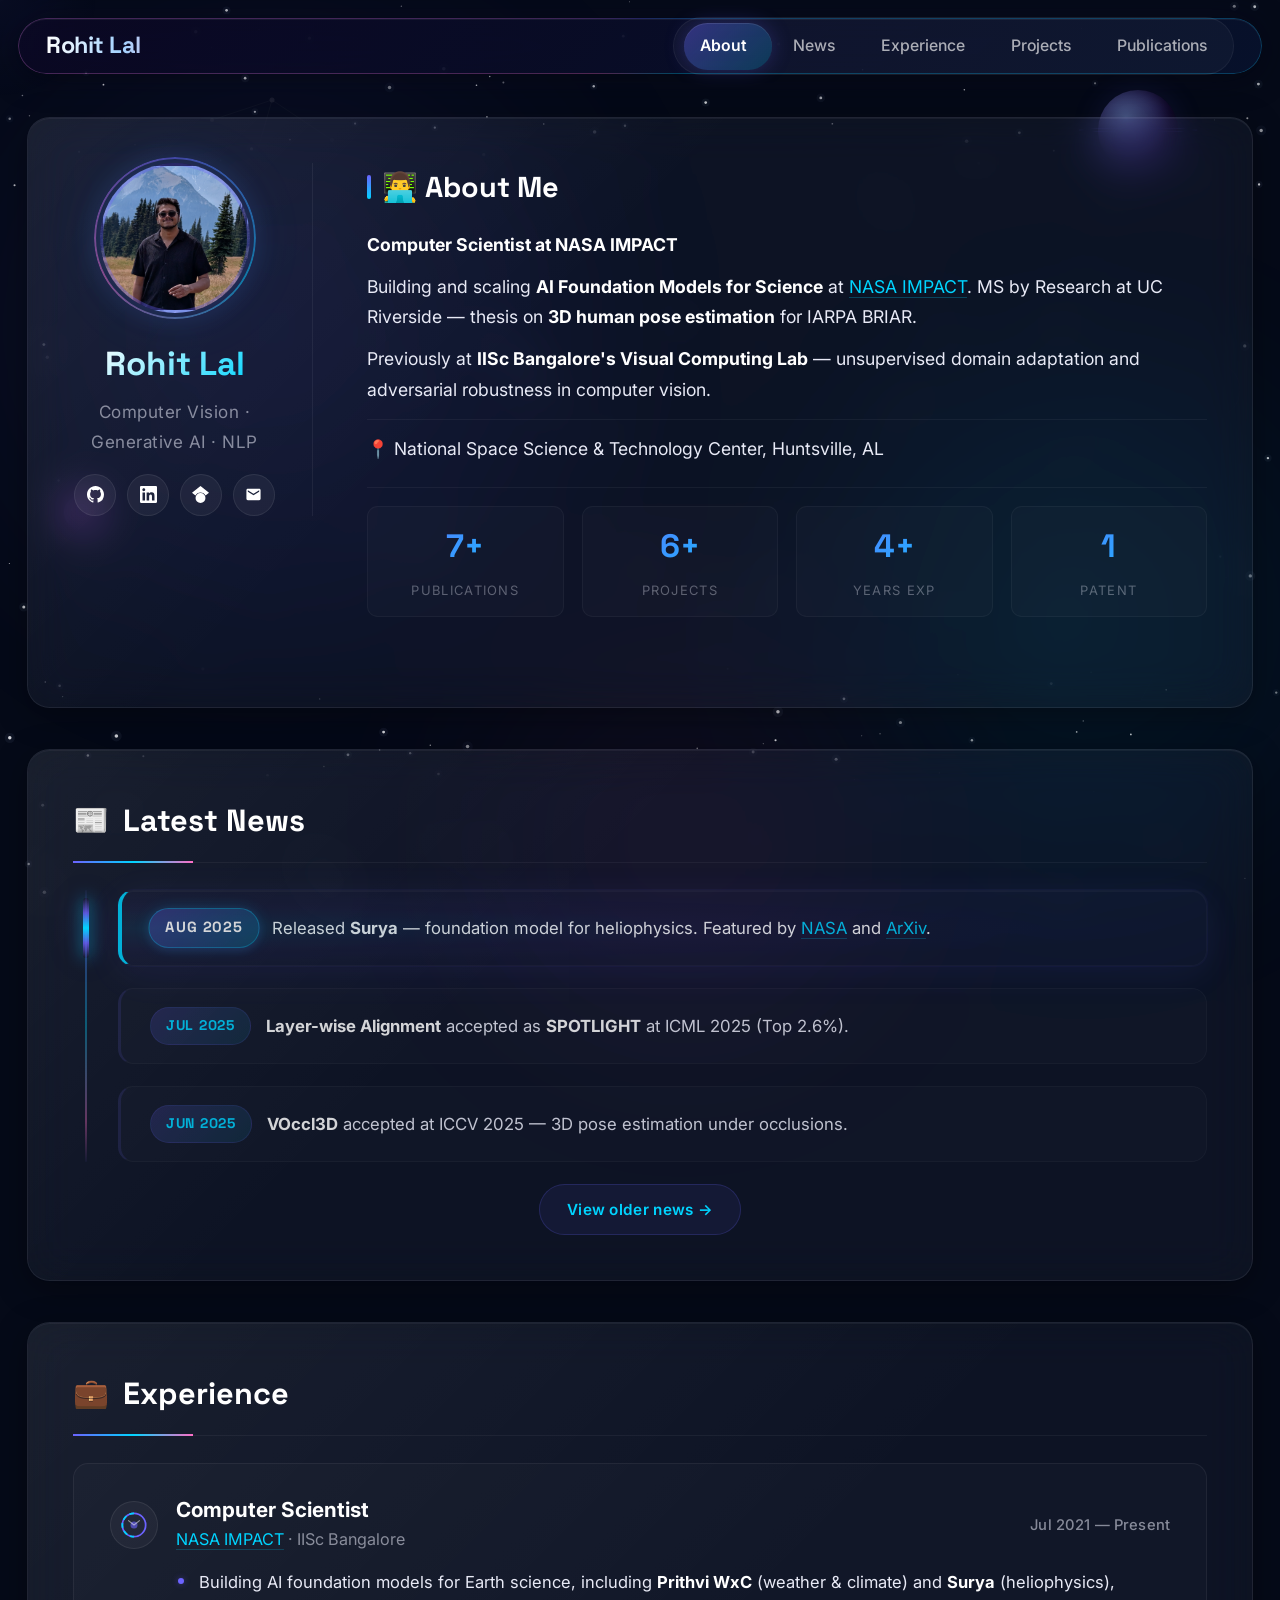
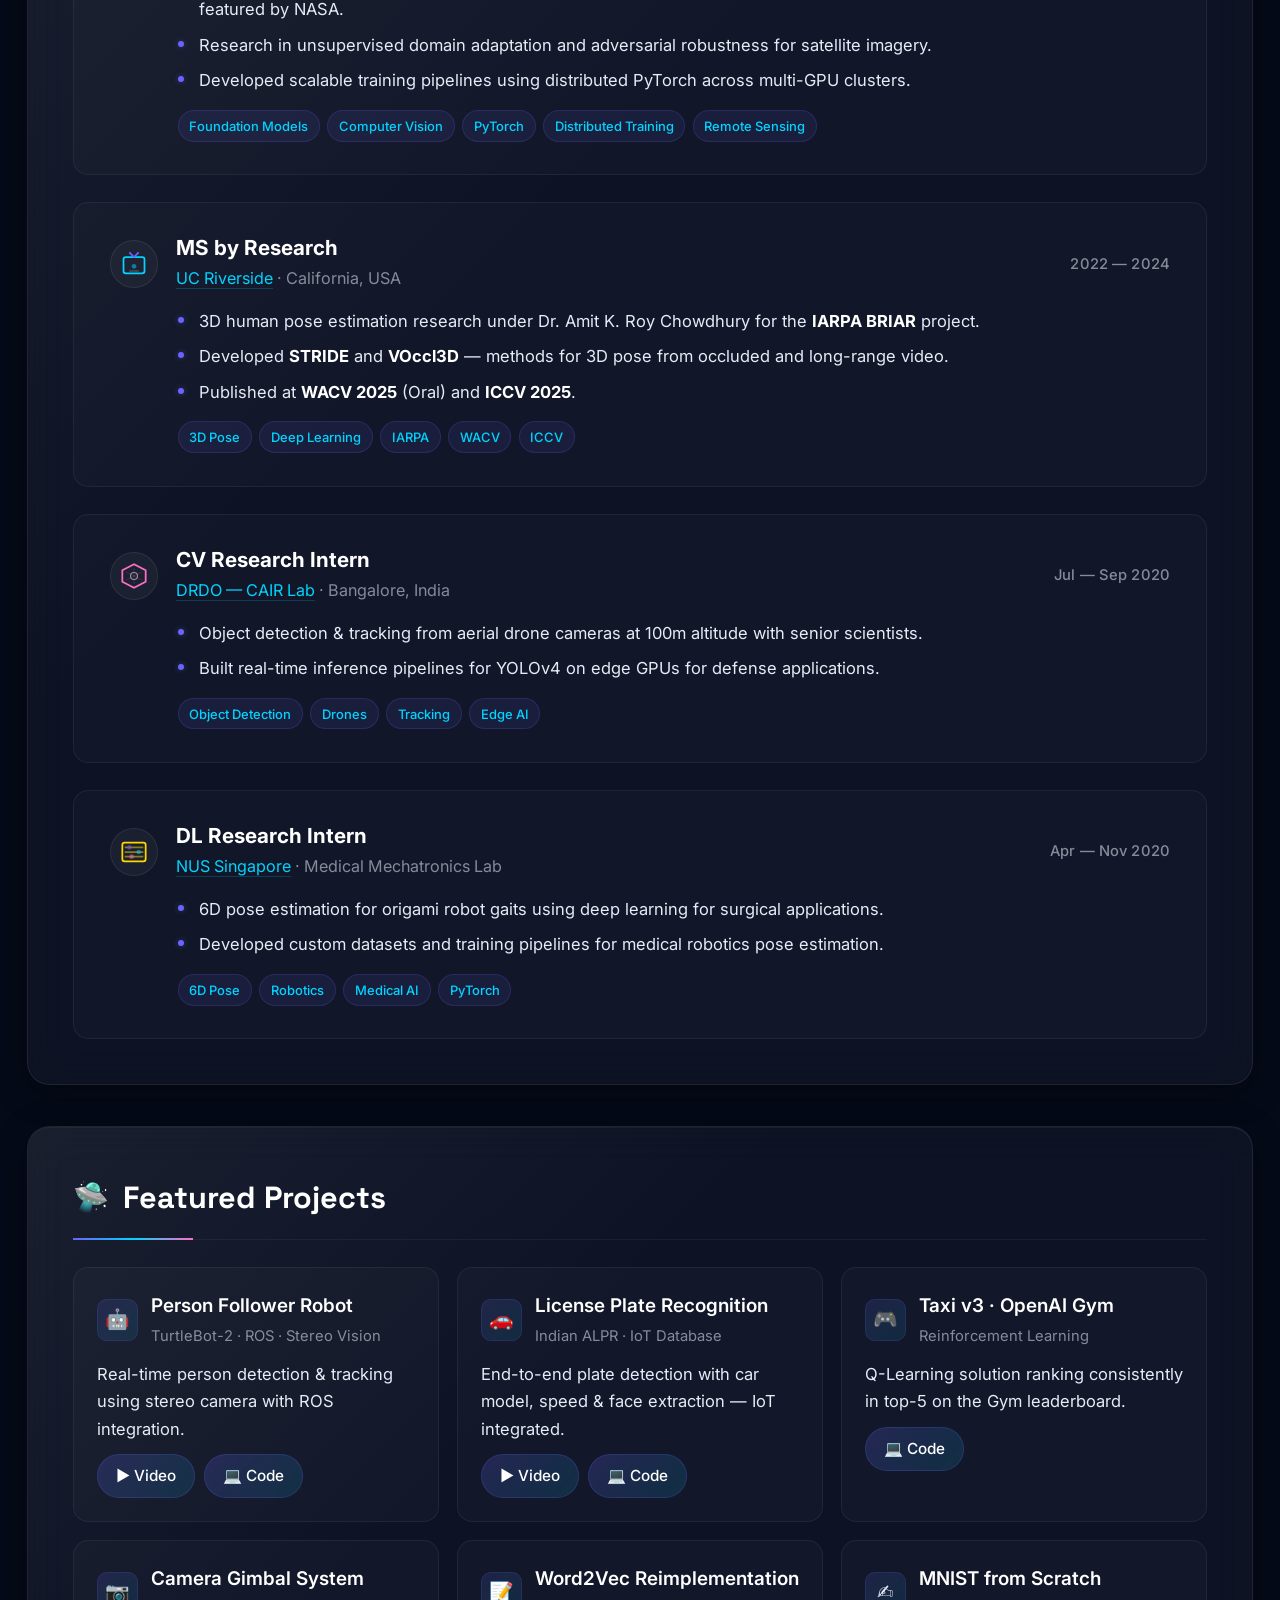
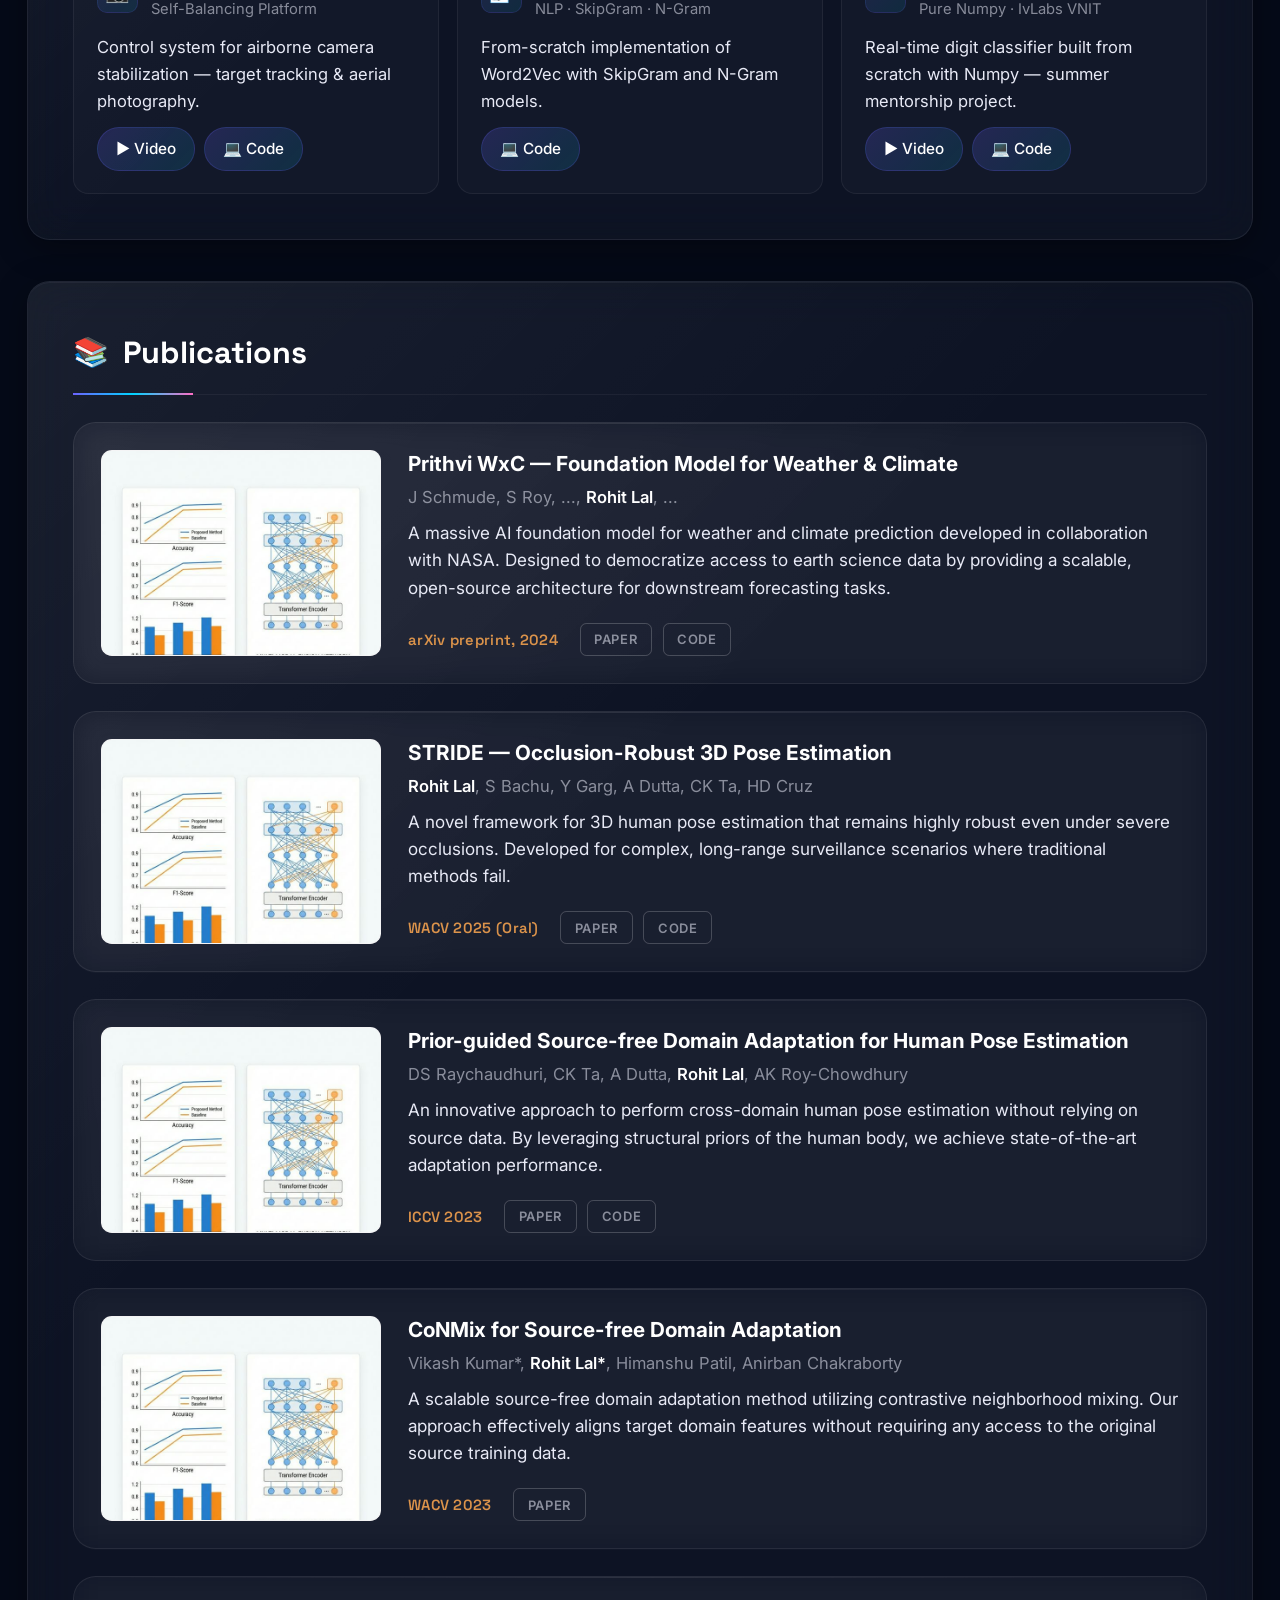
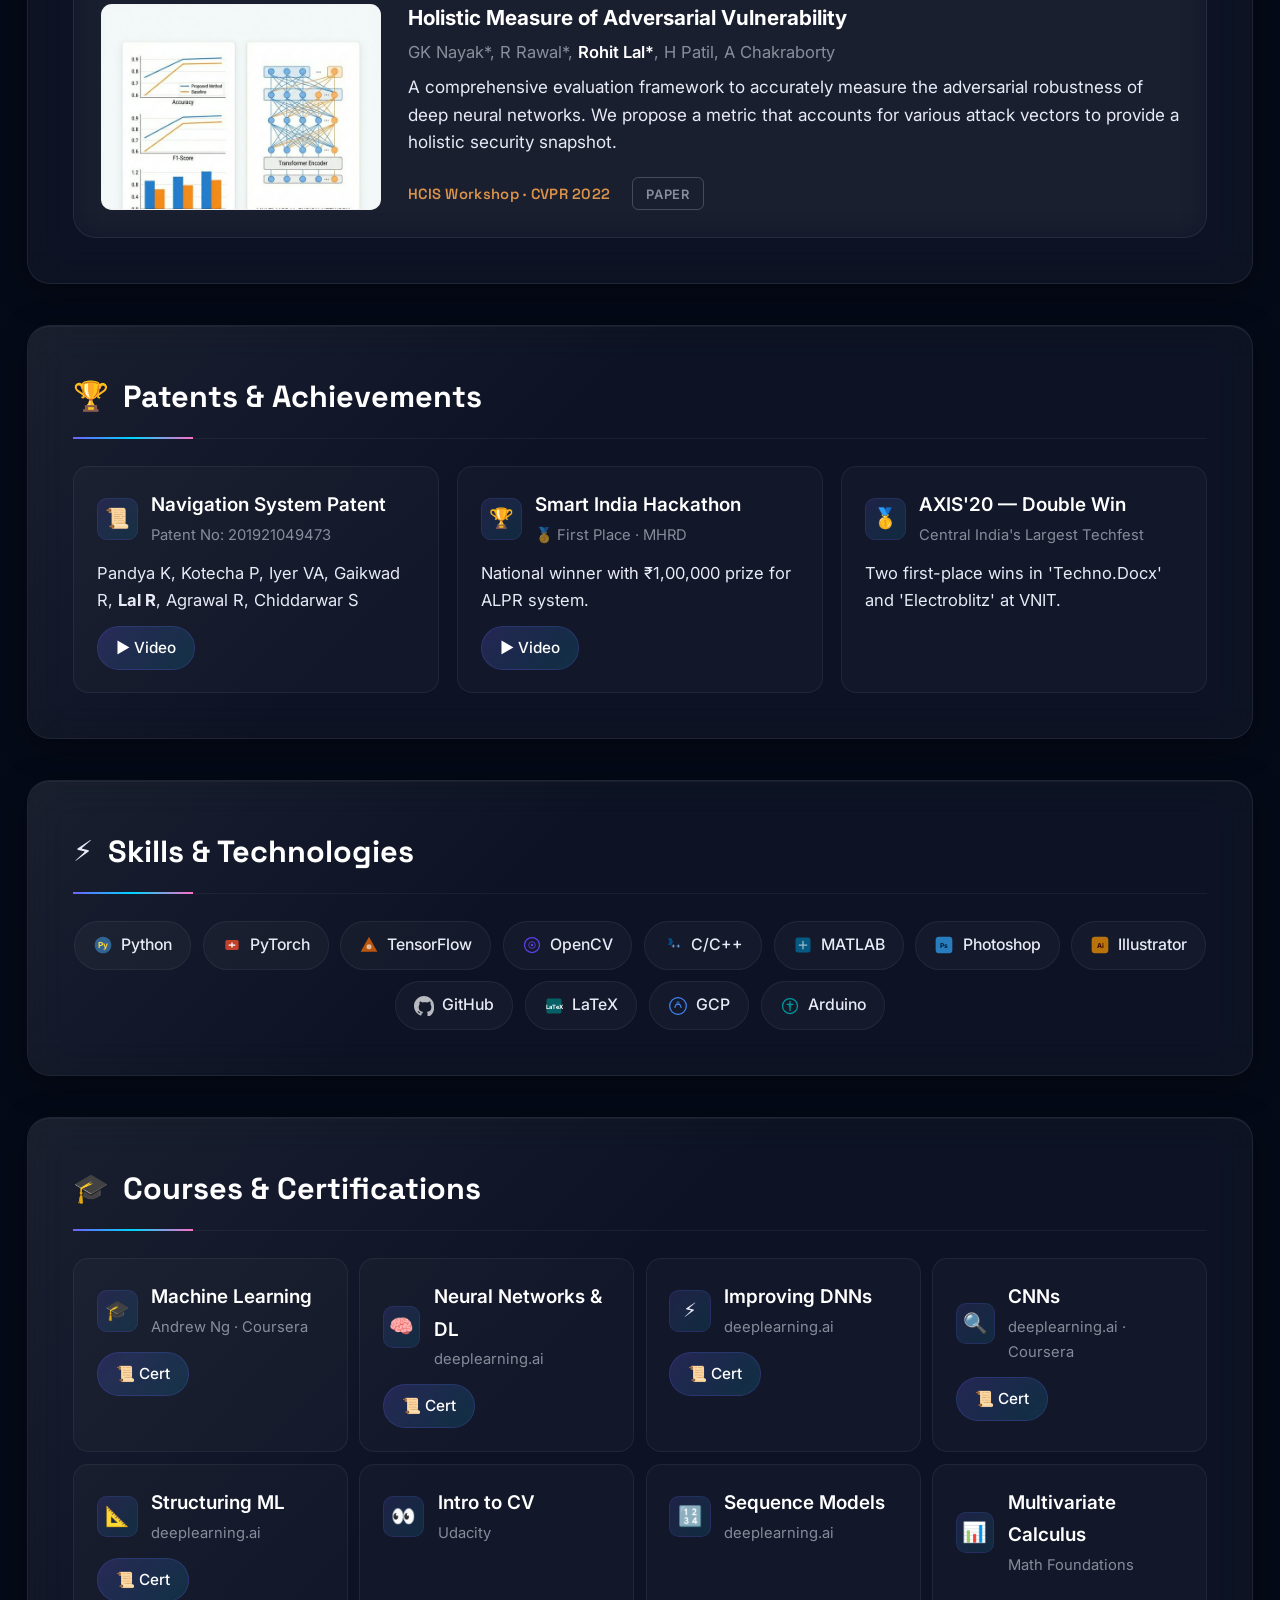
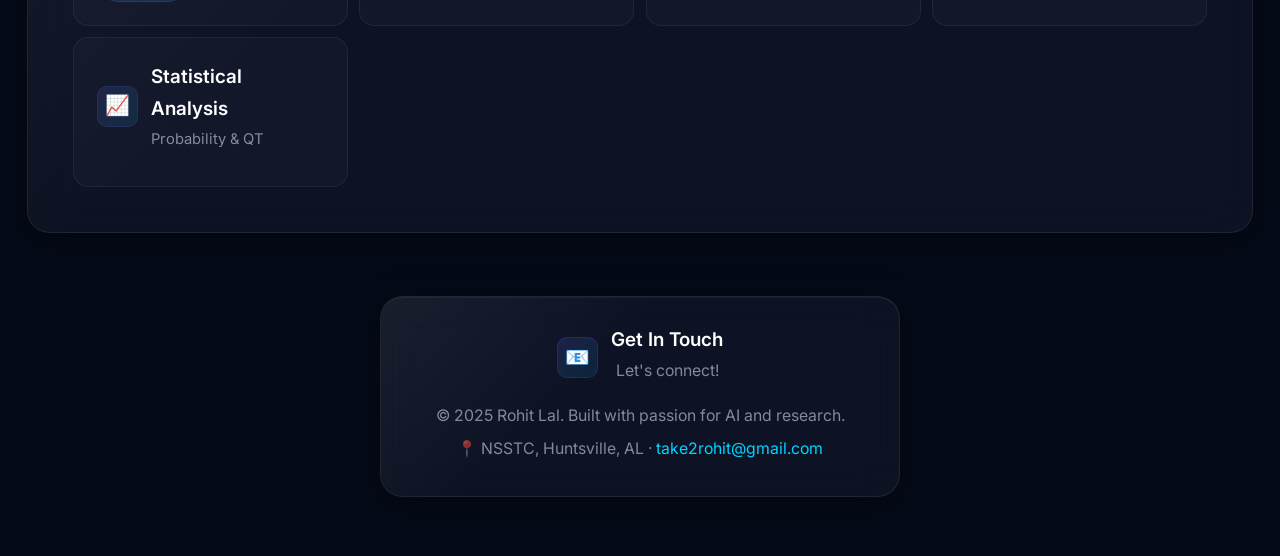
<file: index.html>
<!DOCTYPE html>
<html lang="en">

<head>
    <meta charset="UTF-8">
    <meta name="viewport" content="width=device-width, initial-scale=1.0">
    <title>Rohit Lal — AI Researcher & Computer Scientist</title>
    <meta name="description"
        content="Rohit Lal — Computer Scientist at NASA IMPACT. Research in AI Foundation Models, Computer Vision, and Generative AI.">
    <link rel="stylesheet" href="styles.css">
</head>

<body>

    <!-- Page Loader -->
    <div id="pageLoader" class="page-loader">
        <div class="loader-ring"></div>
    </div>

    <!-- Custom Cursor -->
    <div class="cursor-glow"></div>

    <!-- Starfield Canvas -->
    <canvas id="starfield"></canvas>

    <!-- Background Layer -->
    <div class="bg-scroll-layer">
        <div class="nebula nebula-1"></div>
        <div class="nebula nebula-2"></div>
        <div class="nebula nebula-3"></div>
        <div class="space-planet planet-1"></div>
        <div class="space-planet planet-2"></div>
        <svg class="constellation" width="200" height="160" style="top:10%;left:15%;" viewBox="0 0 200 160">
            <line x1="20" y1="30" x2="80" y2="10" />
            <line x1="80" y1="10" x2="140" y2="50" />
            <line x1="140" y1="50" x2="170" y2="120" />
            <line x1="80" y1="10" x2="60" y2="80" />
            <circle cx="20" cy="30" r="2" />
            <circle cx="80" cy="10" r="2.5" />
            <circle cx="140" cy="50" r="2" />
            <circle cx="170" cy="120" r="1.5" />
            <circle cx="60" cy="80" r="1.5" />
        </svg>
        <svg class="constellation" width="180" height="140" style="top:55%;right:10%;" viewBox="0 0 180 140">
            <line x1="30" y1="20" x2="90" y2="60" />
            <line x1="90" y1="60" x2="150" y2="30" />
            <line x1="90" y1="60" x2="100" y2="120" />
            <circle cx="30" cy="20" r="2" />
            <circle cx="90" cy="60" r="2.5" />
            <circle cx="150" cy="30" r="1.5" />
            <circle cx="100" cy="120" r="2" />
        </svg>
    </div>

    <!-- Floating Decorative Shapes -->
    <svg class="deco-shape deco-hex" viewBox="0 0 120 120">
        <polygon points="60,5 110,30 110,90 60,115 10,90 10,30" fill="none" stroke="rgba(108,99,255,0.5)"
            stroke-width="1" />
    </svg>
    <svg class="deco-shape deco-tri" viewBox="0 0 80 80">
        <polygon points="40,5 75,70 5,70" fill="none" stroke="rgba(0,212,255,0.5)" stroke-width="1" />
    </svg>
    <svg class="deco-shape deco-circle" viewBox="0 0 60 60">
        <circle cx="30" cy="30" r="28" fill="none" stroke="rgba(255,110,199,0.5)" stroke-width="1" />
    </svg>
    <svg class="deco-shape deco-diamond" viewBox="0 0 50 50">
        <polygon points="25,2 48,25 25,48 2,25" fill="none" stroke="rgba(108,99,255,0.5)" stroke-width="1" />
    </svg>

    <!-- NAVBAR -->
    <nav class="navbar">
        <div class="nav-inner">
            <div class="nav-logo" data-text="Rohit Lal">Rohit Lal</div>
            <ul class="nav-links" id="navLinks">
                <div class="nav-bubble" id="navBubble"></div>
                <li><button data-section="about" class="nav-item active">About</button></li>
                <li><button data-section="news" class="nav-item">News</button></li>
                <li><button data-section="experience" class="nav-item">Experience</button></li>
                <li><button data-section="projects" class="nav-item">Projects</button></li>
                <li><button data-section="publications" class="nav-item">Publications</button></li>
            </ul>
        </div>
    </nav>

    <!-- MAIN CONTENT -->
    <div class="container">

        <!-- HERO / ABOUT -->
        <section id="about" class="hero">
            <div class="hero-card glass tilt-card reveal">
                <div class="hero-left">
                    <div class="hero-avatar-wrap">
                        <div class="hero-avatar"></div>
                        <div class="hero-avatar-ring"></div>
                    </div>
                    <h1 class="hero-name">Rohit Lal</h1>
                    <p class="hero-tagline" id="heroTagline" data-text="Computer Vision · Generative AI · NLP">Computer
                        Vision · Generative AI · NLP</p>
                    <div class="social-row">
                        <a href="https://github.com/take2rohit/" class="social-btn" target="_blank" title="GitHub">
                            <svg viewBox="0 0 24 24">
                                <path
                                    d="M12 0C5.37 0 0 5.37 0 12c0 5.31 3.435 9.795 8.205 11.385.6.105.825-.255.825-.57 0-.285-.015-1.23-.015-2.235-3.015.555-3.795-.735-4.035-1.41-.135-.345-.72-1.41-1.23-1.695-.42-.225-1.02-.78-.015-.795.945-.015 1.62.87 1.845 1.23 1.08 1.815 2.805 1.305 3.495.99.105-.78.42-1.305.765-1.605-2.67-.3-5.46-1.335-5.46-5.925 0-1.305.465-2.385 1.23-3.225-.12-.3-.54-1.53.12-3.18 0 0 1.005-.315 3.3 1.23.96-.27 1.98-.405 3-.405s2.04.135 3 .405c2.295-1.56 3.3-1.23 3.3-1.23.66 1.65.24 2.88.12 3.18.765.84 1.23 1.905 1.23 3.225 0 4.605-2.805 5.625-5.475 5.925.435.375.81 1.095.81 2.22 0 1.605-.015 2.895-.015 3.3 0 .315.225.69.825.57A12.02 12.02 0 0024 12c0-6.63-5.37-12-12-12z" />
                            </svg>
                        </a>
                        <a href="https://in.linkedin.com/in/rohit-lal" class="social-btn" target="_blank"
                            title="LinkedIn">
                            <svg viewBox="0 0 24 24">
                                <path
                                    d="M20.447 20.452h-3.554v-5.569c0-1.328-.027-3.037-1.852-3.037-1.853 0-2.136 1.445-2.136 2.939v5.667H9.351V9h3.414v1.561h.046c.477-.9 1.637-1.85 3.37-1.85 3.601 0 4.267 2.37 4.267 5.455v6.286zM5.337 7.433c-1.144 0-2.063-.926-2.063-2.065 0-1.138.92-2.063 2.063-2.063 1.14 0 2.064.925 2.064 2.063 0 1.139-.925 2.065-2.064 2.065zm1.782 13.019H3.555V9h3.564v11.452zM22.225 0H1.771C.792 0 0 .774 0 1.729v20.542C0 23.227.792 24 1.771 24h20.451C23.2 24 24 23.227 24 22.271V1.729C24 .774 23.2 0 22.222 0h.003z" />
                            </svg>
                        </a>
                        <a href="https://scholar.google.com/citations?user=q2nc3QoAAAAJ&hl=en" class="social-btn"
                            target="_blank" title="Google Scholar">
                            <svg viewBox="0 0 24 24">
                                <path
                                    d="M12 24a7 7 0 110-14 7 7 0 010 14zm0-24L0 9.5l4.838 3.94A8 8 0 0112 9a8 8 0 017.162 4.44L24 9.5z" />
                            </svg>
                        </a>
                        <a href="mailto:take2rohit@gmail.com" class="social-btn" target="_blank" title="Email">
                            <svg viewBox="0 0 24 24">
                                <path
                                    d="M20 4H4c-1.1 0-2 .9-2 2v12c0 1.1.9 2 2 2h16c1.1 0 2-.9 2-2V6c0-1.1-.9-2-2-2zm0 4l-8 5-8-5V6l8 5 8-5v2z" />
                            </svg>
                        </a>
                    </div>
                </div>
                <div class="hero-right">
                    <h2 class="about-title">👨‍💻 About Me</h2>
                    <div class="about-content">
                        <p><strong>Computer Scientist at NASA IMPACT</strong></p>
                        <p>Building and scaling <strong>AI Foundation Models for Science</strong> at <a
                                href="https://www.earthdata.nasa.gov/esds/impact" target="_blank">NASA IMPACT</a>. MS by
                            Research at UC Riverside — thesis on <strong>3D human pose estimation</strong> for IARPA
                            BRIAR.</p>
                        <p>Previously at <strong>IISc Bangalore's Visual Computing Lab</strong> — unsupervised domain
                            adaptation and adversarial robustness in computer vision.</p>
                        <p>📍 National Space Science & Technology Center, Huntsville, AL</p>
                    </div>
                    <div class="hero-stats">
                        <div class="stat-item"><span class="stat-number" data-count="7" data-suffix="+">0</span><span
                                class="stat-label">Publications</span></div>
                        <div class="stat-item"><span class="stat-number" data-count="6" data-suffix="+">0</span><span
                                class="stat-label">Projects</span></div>
                        <div class="stat-item"><span class="stat-number" data-count="4" data-suffix="+">0</span><span
                                class="stat-label">Years Exp</span></div>
                        <div class="stat-item"><span class="stat-number" data-count="1">0</span><span
                                class="stat-label">Patent</span></div>
                    </div>
                </div>
            </div>
        </section>

        <!-- NEWS -->
        <section id="news" class="section">
            <div class="section-card glass reveal news-section-card">
                <div class="section-header">
                    <div class="section-icon">📰</div>
                    <h2 class="section-title">Latest News</h2>
                </div>
                <div class="news-timeline">
                    <div class="timeline-beam">
                        <div class="beam-traveler"></div>
                    </div>
                    <div class="news-list">
                        <div class="news-item" data-index="0">
                            <div class="timeline-node"></div>
                            <div class="news-content">
                                <span class="news-date">Aug 2025</span>
                                <span class="news-text">Released <strong>Surya</strong> — foundation model for
                                    heliophysics. Featured by <a
                                        href="https://science.data.nasa.gov/features-events/inside-surya-solar-ai-model"
                                        target="_blank">NASA</a> and <a href="https://arxiv.org/abs/2508.14112"
                                        target="_blank">ArXiv</a>.</span>
                            </div>
                        </div>
                        <div class="news-item" data-index="1">
                            <div class="timeline-node"></div>
                            <div class="news-content">
                                <span class="news-date">Jul 2025</span>
                                <span class="news-text"><strong>Layer-wise Alignment</strong> accepted as
                                    <strong>SPOTLIGHT</strong> at ICML 2025 (Top 2.6%).</span>
                            </div>
                        </div>
                        <div class="news-item" data-index="2">
                            <div class="timeline-node"></div>
                            <div class="news-content">
                                <span class="news-date">Jun 2025</span>
                                <span class="news-text"><strong>VOccl3D</strong> accepted at ICCV 2025 — 3D pose
                                    estimation under occlusions.</span>
                            </div>
                        </div>
                    </div>
                </div>
                <button class="news-view-more" id="newsViewMoreBtn">View older news →</button>
            </div>
        </section>

        <!-- NEWS MODAL -->
        <div class="news-modal-overlay" id="newsModal">
            <div class="news-modal">
                <div class="news-modal-header">
                    <h3>All News</h3>
                    <button class="news-modal-close" id="newsModalClose">✕</button>
                </div>
                <div class="news-modal-body">
                    <div class="news-modal-item">
                        <span class="news-date">Aug 2025</span>
                        <span>Released <strong>Surya</strong> — foundation model for heliophysics. Featured by <a
                                href="https://science.data.nasa.gov/features-events/inside-surya-solar-ai-model"
                                target="_blank">NASA</a> and <a href="https://arxiv.org/abs/2508.14112"
                                target="_blank">ArXiv</a>.</span>
                    </div>
                    <div class="news-modal-item">
                        <span class="news-date">Jul 2025</span>
                        <span><strong>Layer-wise Alignment</strong> accepted as <strong>SPOTLIGHT</strong> at ICML 2025
                            (Top 2.6%).</span>
                    </div>
                    <div class="news-modal-item">
                        <span class="news-date">Jun 2025</span>
                        <span><strong>VOccl3D</strong> accepted at ICCV 2025 — 3D pose estimation under
                            occlusions.</span>
                    </div>
                    <div class="news-modal-item">
                        <span class="news-date">Apr 2025</span>
                        <span>Serving as reviewer for <strong>CVPR, ICLR, and ICCV 2025</strong>.</span>
                    </div>
                    <div class="news-modal-item">
                        <span class="news-date">Feb 2025</span>
                        <span>Oral presentation of <strong>STRIDE</strong> at WACV 2025.</span>
                    </div>
                    <div class="news-modal-item">
                        <span class="news-date">Sep 2024</span>
                        <span>Released <strong>Prithvi WxC</strong> — AI model for weather & climate. <a
                                href="https://science.nasa.gov/open-science/ai-model-weather-climate/"
                                target="_blank">NASA announcement →</a></span>
                    </div>
                    <div class="news-modal-item">
                        <span class="news-date">Oct 2023</span>
                        <span><strong>Prior-guided Source-free Domain Adaptation</strong> accepted at ICCV 2023.</span>
                    </div>
                    <div class="news-modal-item">
                        <span class="news-date">Jan 2023</span>
                        <span><strong>CoNMix</strong> accepted at WACV 2023 — source-free domain adaptation for image
                            classification.</span>
                    </div>
                </div>
            </div>
        </div>

        <!-- EXPERIENCE — FULL-WIDTH VERTICAL -->
        <section id="experience" class="section">
            <div class="section-card glass reveal">
                <div class="section-header">
                    <div class="section-icon">💼</div>
                    <h2 class="section-title">Experience</h2>
                </div>
                <div class="exp-list stagger-children">

                    <!-- NASA IMPACT -->
                    <div class="exp-card reveal">
                        <div class="exp-top-row">
                            <div class="exp-logo">
                                <svg viewBox="0 0 24 24" fill="none">
                                    <circle cx="12" cy="12" r="10" stroke="#6c63ff" stroke-width="1.5" />
                                    <path d="M12 2C6.48 2 2 6.48 2 12s4.48 10 10 10" stroke="#00d4ff" stroke-width="1.5"
                                        stroke-dasharray="4 3" />
                                    <circle cx="12" cy="12" r="3" fill="#6c63ff" opacity="0.6" />
                                    <path d="M7 8l5 4 5-4" stroke="#fff" stroke-width="1" opacity="0.5" />
                                </svg>
                            </div>
                            <div class="exp-info">
                                <h3 class="exp-role">Computer Scientist</h3>
                                <div class="exp-company"><a href="https://impact.earthdata.nasa.gov/"
                                        target="_blank">NASA IMPACT</a> · IISc Bangalore</div>
                            </div>
                            <div class="exp-date">Jul 2021 — Present</div>
                        </div>
                        <div class="exp-bullets">
                            <ul>
                                <li>Building AI foundation models for Earth science, including <strong>Prithvi
                                        WxC</strong> (weather & climate) and <strong>Surya</strong> (heliophysics),
                                    featured by NASA.</li>
                                <li>Research in unsupervised domain adaptation and adversarial robustness for satellite
                                    imagery.</li>
                                <li>Developed scalable training pipelines using distributed PyTorch across multi-GPU
                                    clusters.</li>
                            </ul>
                        </div>
                        <div class="exp-tags"><span class="exp-tag">Foundation Models</span><span
                                class="exp-tag">Computer Vision</span><span class="exp-tag">PyTorch</span><span
                                class="exp-tag">Distributed Training</span><span class="exp-tag">Remote Sensing</span>
                        </div>
                    </div>

                    <!-- UC Riverside -->
                    <div class="exp-card reveal">
                        <div class="exp-top-row">
                            <div class="exp-logo">
                                <svg viewBox="0 0 24 24" fill="none">
                                    <rect x="3" y="6" width="18" height="14" rx="2" stroke="#00d4ff"
                                        stroke-width="1.5" />
                                    <path d="M8 2l4 4 4-4" stroke="#6c63ff" stroke-width="1.5" />
                                    <circle cx="12" cy="14" r="2" fill="#00d4ff" opacity="0.5" />
                                    <line x1="8" y1="18" x2="16" y2="18" stroke="#fff" stroke-width="1" opacity="0.3" />
                                </svg>
                            </div>
                            <div class="exp-info">
                                <h3 class="exp-role">MS by Research</h3>
                                <div class="exp-company"><a href="https://www.ucr.edu/" target="_blank">UC Riverside</a>
                                    · California, USA</div>
                            </div>
                            <div class="exp-date">2022 — 2024</div>
                        </div>
                        <div class="exp-bullets">
                            <ul>
                                <li>3D human pose estimation research under Dr. Amit K. Roy Chowdhury for the
                                    <strong>IARPA BRIAR</strong> project.
                                </li>
                                <li>Developed <strong>STRIDE</strong> and <strong>VOccl3D</strong> — methods for 3D pose
                                    from occluded and long-range video.</li>
                                <li>Published at <strong>WACV 2025</strong> (Oral) and <strong>ICCV 2025</strong>.</li>
                            </ul>
                        </div>
                        <div class="exp-tags"><span class="exp-tag">3D Pose</span><span class="exp-tag">Deep
                                Learning</span><span class="exp-tag">IARPA</span><span class="exp-tag">WACV</span><span
                                class="exp-tag">ICCV</span></div>
                    </div>

                    <!-- DRDO -->
                    <div class="exp-card reveal">
                        <div class="exp-top-row">
                            <div class="exp-logo">
                                <svg viewBox="0 0 24 24" fill="none">
                                    <path d="M12 2L2 7v10l10 5 10-5V7L12 2z" stroke="#ff6ec7" stroke-width="1.5" />
                                    <circle cx="12" cy="12" r="3" stroke="#fff" stroke-width="1" opacity="0.5" />
                                    <path d="M12 5v14M5 8.5l14 7M19 8.5l-14 7" stroke="#ff6ec7" stroke-width="0.5"
                                        opacity="0.3" />
                                </svg>
                            </div>
                            <div class="exp-info">
                                <h3 class="exp-role">CV Research Intern</h3>
                                <div class="exp-company"><a href="https://www.drdo.gov.in/" target="_blank">DRDO — CAIR
                                        Lab</a> · Bangalore, India</div>
                            </div>
                            <div class="exp-date">Jul — Sep 2020</div>
                        </div>
                        <div class="exp-bullets">
                            <ul>
                                <li>Object detection & tracking from aerial drone cameras at 100m altitude with senior
                                    scientists.</li>
                                <li>Built real-time inference pipelines for YOLOv4 on edge GPUs for defense
                                    applications.</li>
                            </ul>
                        </div>
                        <div class="exp-tags"><span class="exp-tag">Object Detection</span><span
                                class="exp-tag">Drones</span><span class="exp-tag">Tracking</span><span
                                class="exp-tag">Edge AI</span></div>
                    </div>

                    <!-- NUS -->
                    <div class="exp-card reveal">
                        <div class="exp-top-row">
                            <div class="exp-logo">
                                <svg viewBox="0 0 24 24" fill="none">
                                    <path d="M4 8h16M4 12h16M4 16h16" stroke="#ffd700" stroke-width="1.5"
                                        opacity="0.5" />
                                    <circle cx="8" cy="8" r="2" fill="#6c63ff" opacity="0.5" />
                                    <circle cx="16" cy="12" r="2" fill="#00d4ff" opacity="0.5" />
                                    <circle cx="10" cy="16" r="2" fill="#ff6ec7" opacity="0.5" />
                                    <rect x="2" y="4" width="20" height="16" rx="2" stroke="#ffd700"
                                        stroke-width="1.5" />
                                </svg>
                            </div>
                            <div class="exp-info">
                                <h3 class="exp-role">DL Research Intern</h3>
                                <div class="exp-company"><a href="https://www.nus.edu.sg/" target="_blank">NUS
                                        Singapore</a> · Medical Mechatronics Lab</div>
                            </div>
                            <div class="exp-date">Apr — Nov 2020</div>
                        </div>
                        <div class="exp-bullets">
                            <ul>
                                <li>6D pose estimation for origami robot gaits using deep learning for surgical
                                    applications.</li>
                                <li>Developed custom datasets and training pipelines for medical robotics pose
                                    estimation.</li>
                            </ul>
                        </div>
                        <div class="exp-tags"><span class="exp-tag">6D Pose</span><span
                                class="exp-tag">Robotics</span><span class="exp-tag">Medical AI</span><span
                                class="exp-tag">PyTorch</span></div>
                    </div>
                </div>
            </div>
        </section>

        <!-- PROJECTS -->
        <section id="projects" class="section">
            <div class="section-card glass reveal">
                <div class="section-header">
                    <div class="section-icon">🛸</div>
                    <h2 class="section-title">Featured Projects</h2>
                </div>
                <div class="card-grid stagger-children">
                    <div class="subcard tilt-card reveal">
                        <div class="card-header">
                            <div class="card-icon">🤖</div>
                            <div>
                                <h3 class="card-title">Person Follower Robot</h3>
                                <p class="card-subtitle">TurtleBot-2 · ROS · Stereo Vision</p>
                            </div>
                        </div>
                        <div class="card-body">Real-time person detection & tracking using stereo camera with ROS
                            integration.</div>
                        <div class="btn-row"><a href="https://www.youtube.com/watch?v=XnrbU1050ls" class="btn"
                                target="_blank">▶ Video</a><a href="https://github.com/khush3/person_following_bot"
                                class="btn" target="_blank">💻 Code</a></div>
                    </div>
                    <div class="subcard tilt-card reveal">
                        <div class="card-header">
                            <div class="card-icon">🚗</div>
                            <div>
                                <h3 class="card-title">License Plate Recognition</h3>
                                <p class="card-subtitle">Indian ALPR · IoT Database</p>
                            </div>
                        </div>
                        <div class="card-body">End-to-end plate detection with car model, speed & face extraction — IoT
                            integrated.</div>
                        <div class="btn-row"><a href="https://youtu.be/Y-EuzsubixI" class="btn" target="_blank">▶
                                Video</a><a href="https://github.com/conspicio-ai/alpr" class="btn" target="_blank">💻
                                Code</a></div>
                    </div>
                    <div class="subcard tilt-card reveal">
                        <div class="card-header">
                            <div class="card-icon">🎮</div>
                            <div>
                                <h3 class="card-title">Taxi v3 · OpenAI Gym</h3>
                                <p class="card-subtitle">Reinforcement Learning</p>
                            </div>
                        </div>
                        <div class="card-body">Q-Learning solution ranking consistently in top-5 on the Gym leaderboard.
                        </div>
                        <div class="btn-row"><a href="https://github.com/take2rohit/taxi_v3_openai" class="btn"
                                target="_blank">💻 Code</a></div>
                    </div>
                    <div class="subcard tilt-card reveal">
                        <div class="card-header">
                            <div class="card-icon">📷</div>
                            <div>
                                <h3 class="card-title">Camera Gimbal System</h3>
                                <p class="card-subtitle">Self-Balancing Platform</p>
                            </div>
                        </div>
                        <div class="card-body">Control system for airborne camera stabilization — target tracking &
                            aerial photography.</div>
                        <div class="btn-row"><a href="https://www.youtube.com/watch?v=1D1ZQ6mKg0k" class="btn"
                                target="_blank">▶ Video</a><a
                                href="https://github.com/take2rohit/self-balancing-platform" class="btn"
                                target="_blank">💻 Code</a></div>
                    </div>
                    <div class="subcard tilt-card reveal">
                        <div class="card-header">
                            <div class="card-icon">📝</div>
                            <div>
                                <h3 class="card-title">Word2Vec Reimplementation</h3>
                                <p class="card-subtitle">NLP · SkipGram · N-Gram</p>
                            </div>
                        </div>
                        <div class="card-body">From-scratch implementation of Word2Vec with SkipGram and N-Gram models.
                        </div>
                        <div class="btn-row"><a href="https://github.com/take2rohit/NLP_word_embedding" class="btn"
                                target="_blank">💻 Code</a></div>
                    </div>
                    <div class="subcard tilt-card reveal">
                        <div class="card-header">
                            <div class="card-icon">✍️</div>
                            <div>
                                <h3 class="card-title">MNIST from Scratch</h3>
                                <p class="card-subtitle">Pure Numpy · IvLabs VNIT</p>
                            </div>
                        </div>
                        <div class="card-body">Real-time digit classifier built from scratch with Numpy — summer
                            mentorship project.</div>
                        <div class="btn-row"><a href="https://www.youtube.com/watch?v=SCYhVTUIdoo" class="btn"
                                target="_blank">▶ Video</a><a href="https://github.com/GlazeDonuts/Summer-Project-2019"
                                class="btn" target="_blank">💻 Code</a></div>
                    </div>
                </div>
            </div>
        </section>

        <!-- PUBLICATIONS -->
        <section id="publications" class="section">
            <div class="section-card glass reveal">
                <div class="section-header">
                    <div class="section-icon">📚</div>
                    <h2 class="section-title">Publications</h2>
                </div>
                <div class="pub-list stagger-children">

                    <div class="pub-card reveal">
                        <div class="pub-thumb">
                            <img src="images/paper_thumb.png" alt="Prithvi WxC figure">
                        </div>
                        <div class="pub-info">
                            <h3 class="pub-title">Prithvi WxC — Foundation Model for Weather & Climate</h3>
                            <div class="pub-authors">J Schmude, S Roy, ..., <strong>Rohit Lal</strong>, ...</div>
                            <p class="pub-desc">A massive AI foundation model for weather and climate prediction
                                developed in collaboration with NASA. Designed to democratize access to earth science
                                data by providing a scalable, open-source architecture for downstream forecasting tasks.
                            </p>
                            <div class="pub-meta-row">
                                <span class="pub-venue">arXiv preprint, 2024</span>
                                <div class="pub-btn-row">
                                    <a href="https://arxiv.org/abs/2409.13598" class="pub-btn" target="_blank">PAPER</a>
                                    <a href="https://github.com/NASA-IMPACT/Prithvi-WxC" class="pub-btn"
                                        target="_blank">CODE</a>
                                </div>
                            </div>
                        </div>
                    </div>

                    <div class="pub-card reveal">
                        <div class="pub-thumb">
                            <img src="images/paper_thumb.png" alt="STRIDE figure">
                        </div>
                        <div class="pub-info">
                            <h3 class="pub-title">STRIDE — Occlusion-Robust 3D Pose Estimation</h3>
                            <div class="pub-authors"><strong>Rohit Lal</strong>, S Bachu, Y Garg, A Dutta, CK Ta, HD
                                Cruz</div>
                            <p class="pub-desc">A novel framework for 3D human pose estimation that remains highly
                                robust even under severe occlusions. Developed for complex, long-range surveillance
                                scenarios where traditional methods fail.</p>
                            <div class="pub-meta-row">
                                <span class="pub-venue">WACV 2025 (Oral)</span>
                                <div class="pub-btn-row">
                                    <a href="https://sites.google.com/view/sample-adv-trustworthy/" class="pub-btn"
                                        target="_blank">PAPER</a>
                                    <a href="https://github.com/take2rohit/STRIDE" class="pub-btn"
                                        target="_blank">CODE</a>
                                </div>
                            </div>
                        </div>
                    </div>

                    <div class="pub-card reveal">
                        <div class="pub-thumb">
                            <img src="images/paper_thumb.png" alt="POST figure">
                        </div>
                        <div class="pub-info">
                            <h3 class="pub-title">Prior-guided Source-free Domain Adaptation for Human Pose Estimation
                            </h3>
                            <div class="pub-authors">DS Raychaudhuri, CK Ta, A Dutta, <strong>Rohit Lal</strong>, AK
                                Roy-Chowdhury</div>
                            <p class="pub-desc">An innovative approach to perform cross-domain human pose estimation
                                without relying on source data. By leveraging structural priors of the human body, we
                                achieve state-of-the-art adaptation performance.</p>
                            <div class="pub-meta-row">
                                <span class="pub-venue">ICCV 2023</span>
                                <div class="pub-btn-row">
                                    <a href="https://openaccess.thecvf.com/content/ICCV2023/papers/Raychaudhuri_Prior-guided_Source-free_Domain_Adaptation_for_Human_Pose_Estimation_ICCV_2023_paper.pdf"
                                        class="pub-btn" target="_blank">PAPER</a>
                                    <a href="https://github.com/driptaRC/POST" class="pub-btn" target="_blank">CODE</a>
                                </div>
                            </div>
                        </div>
                    </div>

                    <div class="pub-card reveal">
                        <div class="pub-thumb">
                            <img src="images/paper_thumb.png" alt="CoNMix figure">
                        </div>
                        <div class="pub-info">
                            <h3 class="pub-title">CoNMix for Source-free Domain Adaptation</h3>
                            <div class="pub-authors">Vikash Kumar*, <strong>Rohit Lal*</strong>, Himanshu Patil, Anirban
                                Chakraborty</div>
                            <p class="pub-desc">A scalable source-free domain adaptation method utilizing contrastive
                                neighborhood mixing. Our approach effectively aligns target domain features without
                                requiring any access to the original source training data.</p>
                            <div class="pub-meta-row">
                                <span class="pub-venue">WACV 2023</span>
                                <div class="pub-btn-row">
                                    <a href="https://sites.google.com/view/conmix-vcl" class="pub-btn"
                                        target="_blank">PAPER</a>
                                </div>
                            </div>
                        </div>
                    </div>

                    <div class="pub-card reveal">
                        <div class="pub-thumb">
                            <img src="images/paper_thumb.png" alt="Adversarial figure">
                        </div>
                        <div class="pub-info">
                            <h3 class="pub-title">Holistic Measure of Adversarial Vulnerability</h3>
                            <div class="pub-authors">GK Nayak*, R Rawal*, <strong>Rohit Lal*</strong>, H Patil, A
                                Chakraborty</div>
                            <p class="pub-desc">A comprehensive evaluation framework to accurately measure the
                                adversarial robustness of deep neural networks. We propose a metric that accounts for
                                various attack vectors to provide a holistic security snapshot.</p>
                            <div class="pub-meta-row">
                                <span class="pub-venue">HCIS Workshop · CVPR 2022</span>
                                <div class="pub-btn-row">
                                    <a href="https://sites.google.com/view/sample-adv-trustworthy/" class="pub-btn"
                                        target="_blank">PAPER</a>
                                </div>
                            </div>
                        </div>
                    </div>

                </div>
            </div>
        </section>


        <!-- PATENTS & ACHIEVEMENTS -->
        <section id="achievements" class="section">
            <div class="section-card glass reveal">
                <div class="section-header">
                    <div class="section-icon">🏆</div>
                    <h2 class="section-title">Patents & Achievements</h2>
                </div>
                <div class="card-grid-3 stagger-children">
                    <div class="subcard tilt-card reveal">
                        <div class="card-header">
                            <div class="card-icon">📜</div>
                            <div>
                                <h3 class="card-title">Navigation System Patent</h3>
                                <p class="card-subtitle">Patent No: 201921049473</p>
                            </div>
                        </div>
                        <div class="card-body">Pandya K, Kotecha P, Iyer VA, Gaikwad R, <strong>Lal R</strong>, Agrawal
                            R, Chiddarwar S</div>
                        <div class="btn-row"><a href="https://www.youtube.com/watch?v=ePORvzIond8" class="btn"
                                target="_blank">▶ Video</a></div>
                    </div>
                    <div class="subcard tilt-card reveal">
                        <div class="card-header">
                            <div class="card-icon">🏆</div>
                            <div>
                                <h3 class="card-title">Smart India Hackathon</h3>
                                <p class="card-subtitle">🥇 First Place · MHRD</p>
                            </div>
                        </div>
                        <div class="card-body">National winner with ₹1,00,000 prize for ALPR system.</div>
                        <div class="btn-row"><a href="https://youtu.be/Y-EuzsubixI" class="btn" target="_blank">▶
                                Video</a></div>
                    </div>
                    <div class="subcard tilt-card reveal">
                        <div class="card-header">
                            <div class="card-icon">🥇</div>
                            <div>
                                <h3 class="card-title">AXIS'20 — Double Win</h3>
                                <p class="card-subtitle">Central India's Largest Techfest</p>
                            </div>
                        </div>
                        <div class="card-body">Two first-place wins in 'Techno.Docx' and 'Electroblitz' at VNIT.</div>
                    </div>
                </div>
            </div>
        </section>

        <!-- SKILLS — VIBRANT PILLS WITH SVG ICONS -->
        <section id="skills" class="section">
            <div class="section-card glass reveal">
                <div class="section-header">
                    <div class="section-icon">⚡</div>
                    <h2 class="section-title">Skills & Technologies</h2>
                </div>
                <div class="skills-flow stagger-children">
                    <div class="skill-pill reveal">
                        <svg viewBox="0 0 24 24" fill="none">
                            <path d="M12 2C6.48 2 2 6.48 2 12s4.48 10 10 10 10-4.48 10-10S17.52 2 12 2z" fill="#3776AB"
                                opacity="0.8" /><text x="12" y="16" text-anchor="middle" fill="#FFD43B" font-size="10"
                                font-weight="bold">Py</text>
                        </svg>
                        <span class="skill-name">Python</span>
                    </div>
                    <div class="skill-pill reveal">
                        <svg viewBox="0 0 24 24" fill="none">
                            <rect x="4" y="6" width="16" height="12" rx="2" fill="#EE4C2C" opacity="0.8" />
                            <path d="M8 12h8M12 9v6" stroke="#fff" stroke-width="1.5" />
                        </svg>
                        <span class="skill-name">PyTorch</span>
                    </div>
                    <div class="skill-pill reveal">
                        <svg viewBox="0 0 24 24" fill="none">
                            <polygon points="12,2 22,20 2,20" fill="#FF6F00" opacity="0.7" />
                            <circle cx="12" cy="14" r="3" fill="#fff" opacity="0.6" />
                        </svg>
                        <span class="skill-name">TensorFlow</span>
                    </div>
                    <div class="skill-pill reveal">
                        <svg viewBox="0 0 24 24" fill="none">
                            <circle cx="12" cy="12" r="9" stroke="#5C3EE8" stroke-width="1.5" fill="none" />
                            <circle cx="12" cy="12" r="4" stroke="#5C3EE8" stroke-width="1" fill="none" />
                            <circle cx="12" cy="12" r="1.5" fill="#5C3EE8" />
                        </svg>
                        <span class="skill-name">OpenCV</span>
                    </div>
                    <div class="skill-pill reveal">
                        <svg viewBox="0 0 24 24" fill="none">
                            <path d="M6 4h4l2 4-2 4H6l2-4-2-4z" fill="#00599C" opacity="0.8" /><text x="16" y="16"
                                text-anchor="middle" fill="#659AD2" font-size="8" font-weight="bold">++</text>
                        </svg>
                        <span class="skill-name">C/C++</span>
                    </div>
                    <div class="skill-pill reveal">
                        <svg viewBox="0 0 24 24" fill="none">
                            <rect x="3" y="3" width="18" height="18" rx="3" fill="#0076A8" opacity="0.7" />
                            <path d="M7 12h10M12 7v10" stroke="#fff" stroke-width="1.5" opacity="0.6" />
                        </svg>
                        <span class="skill-name">MATLAB</span>
                    </div>
                    <div class="skill-pill reveal">
                        <svg viewBox="0 0 24 24" fill="none">
                            <rect x="2" y="2" width="20" height="20" rx="4" fill="#31A8FF" opacity="0.7" /><text x="12"
                                y="15" text-anchor="middle" fill="#001E36" font-size="8" font-weight="bold">Ps</text>
                        </svg>
                        <span class="skill-name">Photoshop</span>
                    </div>
                    <div class="skill-pill reveal">
                        <svg viewBox="0 0 24 24" fill="none">
                            <rect x="2" y="2" width="20" height="20" rx="4" fill="#FF9A00" opacity="0.7" /><text x="12"
                                y="15" text-anchor="middle" fill="#330000" font-size="8" font-weight="bold">Ai</text>
                        </svg>
                        <span class="skill-name">Illustrator</span>
                    </div>
                    <div class="skill-pill reveal">
                        <svg viewBox="0 0 24 24" fill="#fff">
                            <path
                                d="M12 0C5.37 0 0 5.37 0 12c0 5.31 3.435 9.795 8.205 11.385.6.105.825-.255.825-.57 0-.285-.015-1.23-.015-2.235-3.015.555-3.795-.735-4.035-1.41-.42-.225-1.02-.78-.015-.795.945-.015 1.62.87 1.845 1.23 1.08 1.815 2.805 1.305 3.495.99.105-.78.42-1.305.765-1.605-2.67-.3-5.46-1.335-5.46-5.925 0-1.305.465-2.385 1.23-3.225-.12-.3-.54-1.53.12-3.18 0 0 1.005-.315 3.3 1.23.96-.27 1.98-.405 3-.405s2.04.135 3 .405c2.295-1.56 3.3-1.23 3.3-1.23.66 1.65.24 2.88.12 3.18.765.84 1.23 1.905 1.23 3.225 0 4.605-2.805 5.625-5.475 5.925.435.375.81 1.095.81 2.22 0 1.605-.015 2.895-.015 3.3 0 .315.225.69.825.57A12.02 12.02 0 0024 12c0-6.63-5.37-12-12-12z"
                                opacity="0.7" />
                        </svg>
                        <span class="skill-name">GitHub</span>
                    </div>
                    <div class="skill-pill reveal">
                        <svg viewBox="0 0 24 24" fill="none">
                            <rect x="3" y="3" width="18" height="18" rx="2" fill="#008080" opacity="0.7" /><text x="12"
                                y="16" text-anchor="middle" fill="#fff" font-size="7" font-weight="bold">LaTeX</text>
                        </svg>
                        <span class="skill-name">LaTeX</span>
                    </div>
                    <div class="skill-pill reveal">
                        <svg viewBox="0 0 24 24" fill="none">
                            <path d="M12 2C6.48 2 2 6.48 2 12s4.48 10 10 10 10-4.48 10-10S17.52 2 12 2z"
                                stroke="#4285F4" stroke-width="1.5" fill="none" />
                            <path d="M8 14l2-4h4l2 4" stroke="#4285F4" stroke-width="1.5" />
                            <circle cx="12" cy="8" r="2" fill="#4285F4" opacity="0.5" />
                        </svg>
                        <span class="skill-name">GCP</span>
                    </div>
                    <div class="skill-pill reveal">
                        <svg viewBox="0 0 24 24" fill="none">
                            <circle cx="12" cy="12" r="9" stroke="#00979D" stroke-width="1.5" fill="none" />
                            <path d="M8 10h8M12 6v12" stroke="#00979D" stroke-width="1.5" />
                            <circle cx="12" cy="12" r="2" fill="#00979D" opacity="0.5" />
                        </svg>
                        <span class="skill-name">Arduino</span>
                    </div>
                </div>
            </div>
        </section>

        <!-- COURSES -->
        <section id="courses" class="section">
            <div class="section-card glass reveal">
                <div class="section-header">
                    <div class="section-icon">🎓</div>
                    <h2 class="section-title">Courses & Certifications</h2>
                </div>
                <div class="course-grid stagger-children">
                    <div class="subcard reveal">
                        <div class="card-header">
                            <div class="card-icon">🎓</div>
                            <div>
                                <h3 class="card-title">Machine Learning</h3>
                                <p class="card-subtitle">Andrew Ng · Coursera</p>
                            </div>
                        </div>
                        <div class="btn-row"><a
                                href="https://www.coursera.org/account/accomplishments/verify/G9XX9CYSFJUY" class="btn"
                                target="_blank">📜 Cert</a></div>
                    </div>
                    <div class="subcard reveal">
                        <div class="card-header">
                            <div class="card-icon">🧠</div>
                            <div>
                                <h3 class="card-title">Neural Networks & DL</h3>
                                <p class="card-subtitle">deeplearning.ai</p>
                            </div>
                        </div>
                        <div class="btn-row"><a
                                href="https://www.coursera.org/account/accomplishments/verify/G9XX9CYSFJUY" class="btn"
                                target="_blank">📜 Cert</a></div>
                    </div>
                    <div class="subcard reveal">
                        <div class="card-header">
                            <div class="card-icon">⚡</div>
                            <div>
                                <h3 class="card-title">Improving DNNs</h3>
                                <p class="card-subtitle">deeplearning.ai</p>
                            </div>
                        </div>
                        <div class="btn-row"><a
                                href="https://www.coursera.org/account/accomplishments/verify/K5CL3SVXLY7Q" class="btn"
                                target="_blank">📜 Cert</a></div>
                    </div>
                    <div class="subcard reveal">
                        <div class="card-header">
                            <div class="card-icon">🔍</div>
                            <div>
                                <h3 class="card-title">CNNs</h3>
                                <p class="card-subtitle">deeplearning.ai · Coursera</p>
                            </div>
                        </div>
                        <div class="btn-row"><a
                                href="https://www.coursera.org/account/accomplishments/certificate/7ADJEDF2ETRH"
                                class="btn" target="_blank">📜 Cert</a></div>
                    </div>
                    <div class="subcard reveal">
                        <div class="card-header">
                            <div class="card-icon">📐</div>
                            <div>
                                <h3 class="card-title">Structuring ML</h3>
                                <p class="card-subtitle">deeplearning.ai</p>
                            </div>
                        </div>
                        <div class="btn-row"><a
                                href="https://www.coursera.org/account/accomplishments/verify/YWUNM3JRUZJW" class="btn"
                                target="_blank">📜 Cert</a></div>
                    </div>
                    <div class="subcard reveal">
                        <div class="card-header">
                            <div class="card-icon">👀</div>
                            <div>
                                <h3 class="card-title">Intro to CV</h3>
                                <p class="card-subtitle">Udacity</p>
                            </div>
                        </div>
                    </div>
                    <div class="subcard reveal">
                        <div class="card-header">
                            <div class="card-icon">🔢</div>
                            <div>
                                <h3 class="card-title">Sequence Models</h3>
                                <p class="card-subtitle">deeplearning.ai</p>
                            </div>
                        </div>
                    </div>
                    <div class="subcard reveal">
                        <div class="card-header">
                            <div class="card-icon">📊</div>
                            <div>
                                <h3 class="card-title">Multivariate Calculus</h3>
                                <p class="card-subtitle">Math Foundations</p>
                            </div>
                        </div>
                    </div>
                    <div class="subcard reveal">
                        <div class="card-header">
                            <div class="card-icon">📈</div>
                            <div>
                                <h3 class="card-title">Statistical Analysis</h3>
                                <p class="card-subtitle">Probability & QT</p>
                            </div>
                        </div>
                    </div>
                </div>
            </div>
        </section>

        <!-- FOOTER -->
        <footer class="footer">
            <div class="footer-card glass reveal">
                <div class="card-header" style="justify-content:center;">
                    <div class="card-icon">📧</div>
                    <div>
                        <h3 class="card-title">Get In Touch</h3>
                        <p class="card-subtitle">Let's connect!</p>
                    </div>
                </div>
                <p>© 2025 Rohit Lal. Built with passion for AI and research.</p>
                <p>📍 NSSTC, Huntsville, AL · <a href="mailto:take2rohit@gmail.com">take2rohit@gmail.com</a></p>
            </div>
        </footer>

    </div>
    <script src="script.js"></script>
</body>

</html>
</file>
<file: styles.css>
/* ============================================
   SPACE PORTFOLIO — v4 MAXIMUM EXCITEMENT
   ============================================ */
@import url('https://fonts.googleapis.com/css2?family=Inter:wght@300;400;500;600;700;800;900&family=Space+Grotesk:wght@400;500;600;700&display=swap');

:root {
  --bg-deep: #050a18;
  --bg-mid: #0a1128;
  --glass-bg: rgba(255, 255, 255, 0.04);
  --glass-border: rgba(255, 255, 255, 0.08);
  --glass-blur: 22px;
  --accent: #6c63ff;
  --accent2: #00d4ff;
  --accent3: #ff6ec7;
  --accent4: #ffd700;
  --text: #e8eaf6;
  --text-muted: rgba(232, 234, 246, 0.55);
  --text-dim: rgba(232, 234, 246, 0.35);
  --glow-accent: rgba(108, 99, 255, 0.4);
  --glow-cyan: rgba(0, 212, 255, 0.35);
  --glow-pink: rgba(255, 110, 199, 0.25);
  --radius: 1.25rem;
  --radius-sm: 0.85rem;
}

*,
*::before,
*::after {
  margin: 0;
  padding: 0;
  box-sizing: border-box;
}

html {
  font-size: 112.5%;
  /* Scales 1rem from 16px to 18px */
  scroll-behavior: smooth;
  overflow-x: hidden;
}

body {
  min-height: 100vh;
  background: var(--bg-deep);
  font-family: 'Inter', system-ui, sans-serif;
  color: var(--text);
  overflow-x: hidden;
  -webkit-font-smoothing: antialiased;
  font-size: 1.05rem;
  /* Base paragraph text will now be ~18.9px */
  line-height: 1.7;
}

/* ===== STARFIELD + BG ===== */
#starfield {
  position: fixed;
  inset: 0;
  z-index: 0;
  pointer-events: none;
}

.bg-scroll-layer {
  position: fixed;
  inset: 0;
  z-index: 0;
  pointer-events: none;
  will-change: transform;
}

.nebula {
  position: absolute;
  border-radius: 50%;
  filter: blur(100px);
  opacity: 0.25;
  animation: nebulaDrift 25s ease-in-out infinite alternate;
  pointer-events: none;
}

.nebula-1 {
  width: 800px;
  height: 800px;
  background: radial-gradient(circle, var(--glow-accent), transparent 70%);
  top: -8%;
  left: -10%;
}

.nebula-2 {
  width: 700px;
  height: 700px;
  background: radial-gradient(circle, var(--glow-cyan), transparent 70%);
  top: 30%;
  right: -12%;
  animation-delay: -8s;
}

.nebula-3 {
  width: 600px;
  height: 600px;
  background: radial-gradient(circle, var(--glow-pink), transparent 70%);
  top: 60%;
  left: 30%;
  animation-delay: -15s;
}

@keyframes nebulaDrift {
  0% {
    transform: translate(0, 0) scale(1);
  }

  50% {
    transform: translate(40px, -25px) scale(1.12);
  }

  100% {
    transform: translate(-20px, 20px) scale(0.95);
  }
}

/* Planets */
.space-planet {
  position: absolute;
  border-radius: 50%;
  pointer-events: none;
}

.planet-1 {
  width: 80px;
  height: 80px;
  top: 10%;
  right: 8%;
  background: radial-gradient(circle at 35% 35%, #4a5a8a, #1a1040 60%, #0a0520);
  box-shadow: inset -8px -6px 16px rgba(0, 0, 0, 0.5), 0 0 30px rgba(108, 99, 255, 0.12);
  animation: planetFloat 18s ease-in-out infinite;
}

.planet-1::after {
  content: '';
  position: absolute;
  width: 150%;
  height: 20%;
  top: 40%;
  left: -25%;
  border-radius: 50%;
  border: 1.5px solid rgba(108, 99, 255, 0.25);
  transform: rotateX(75deg);
  animation: ringWobble 12s ease-in-out infinite;
}

.planet-2 {
  width: 35px;
  height: 35px;
  top: 55%;
  left: 5%;
  background: radial-gradient(circle at 30% 30%, #6a4a8a, #2a1050);
  box-shadow: 0 0 15px rgba(255, 110, 199, 0.1);
  animation: planetFloat 22s ease-in-out infinite reverse;
}

@keyframes planetFloat {

  0%,
  100% {
    transform: translate(0, 0);
  }

  25% {
    transform: translate(12px, -18px);
  }

  75% {
    transform: translate(-10px, 12px);
  }
}

@keyframes ringWobble {

  0%,
  100% {
    transform: rotateX(75deg) rotateZ(0deg);
  }

  50% {
    transform: rotateX(70deg) rotateZ(8deg);
  }
}

/* Constellations */
.constellation {
  position: absolute;
  pointer-events: none;
  opacity: 0.1;
}

.constellation line {
  stroke: rgba(255, 255, 255, 0.5);
  stroke-width: 0.5;
}

.constellation circle {
  fill: rgba(255, 255, 255, 0.7);
}

/* Floating Decorative Shapes */
.deco-shape {
  position: fixed;
  pointer-events: none;
  z-index: 0;
  opacity: 0.06;
}

.deco-hex {
  width: 120px;
  height: 120px;
  top: 20%;
  left: 3%;
  animation: decoFloat 20s ease-in-out infinite;
}

.deco-tri {
  width: 80px;
  height: 80px;
  top: 70%;
  right: 5%;
  animation: decoFloat 15s ease-in-out infinite reverse;
}

.deco-circle {
  width: 60px;
  height: 60px;
  top: 40%;
  right: 3%;
  animation: decoFloat 18s ease-in-out infinite 3s;
}

.deco-diamond {
  width: 50px;
  height: 50px;
  top: 85%;
  left: 8%;
  animation: decoFloat 22s ease-in-out infinite 5s;
}

@keyframes decoFloat {

  0%,
  100% {
    transform: translateY(0) rotate(0deg);
  }

  50% {
    transform: translateY(-30px) rotate(20deg);
  }
}

/* ===== CUSTOM CURSOR ===== */
/* Subtle cursor glow trail */
.cursor-glow {
  position: fixed;
  width: 200px;
  height: 200px;
  border-radius: 50%;
  background: radial-gradient(circle, rgba(108, 99, 255, 0.05), transparent 70%);
  pointer-events: none;
  z-index: 0;
  transform: translate(-50%, -50%);
  transition: left 0.5s ease-out, top 0.5s ease-out;
}

/* ===== GLASS ===== */
.glass {
  position: relative;
  background: var(--glass-bg);
  border: 1px solid var(--glass-border);
  border-radius: var(--radius);
  backdrop-filter: blur(var(--glass-blur)) saturate(130%);
  -webkit-backdrop-filter: blur(var(--glass-blur)) saturate(130%);
  box-shadow: 0 8px 32px rgba(0, 0, 0, 0.35), inset 0 1px 0 rgba(255, 255, 255, 0.05);
  transition: transform 0.5s cubic-bezier(.23, 1, .32, 1), box-shadow 0.5s ease, border-color 0.5s ease;
  isolation: isolate;
  overflow: hidden;
}

.glass::before {
  content: '';
  position: absolute;
  inset: 0;
  border-radius: inherit;
  background: linear-gradient(135deg, rgba(255, 255, 255, 0.05) 0%, transparent 40%);
  pointer-events: none;
  z-index: 0;
}

.card-glare {
  position: absolute;
  inset: 0;
  border-radius: inherit;
  pointer-events: none;
  z-index: 1;
  opacity: 0;
  transition: opacity 0.5s ease;
  background: radial-gradient(500px circle at var(--gx, 50%) var(--gy, 50%), rgba(255, 255, 255, 0.06) 0%, rgba(255, 255, 255, 0.02) 35%, transparent 70%);
}

.glass:hover .card-glare,
.subcard:hover .card-glare {
  opacity: 1;
}

.glass>* {
  position: relative;
  z-index: 2;
}

.glass:hover {
  transform: translateY(-2px);
  box-shadow: 0 20px 60px rgba(108, 99, 255, 0.12), inset 0 1px 0 rgba(255, 255, 255, 0.08);
  border-color: rgba(108, 99, 255, 0.15);
}

/* ===== NAVBAR ===== */
@property --nav-angle {
  syntax: "<angle>";
  inherits: false;
  initial-value: 0deg;
}

.navbar {
  position: fixed;
  top: 1rem;
  left: 50%;
  transform: translateX(-50%);
  width: calc(100% - 2rem);
  max-width: 1300px;
  height: 56px;
  z-index: 1000;
  border-radius: 999px;
  background: linear-gradient(135deg, rgba(12, 8, 35, 0.82), rgba(8, 18, 45, 0.88));
  border: 1px solid transparent;
  background-clip: padding-box;
  backdrop-filter: blur(30px) saturate(160%);
  -webkit-backdrop-filter: blur(30px) saturate(160%);
  box-shadow: 0 4px 30px rgba(0, 0, 0, 0.5), 0 0 40px rgba(108, 99, 255, 0.06), inset 0 1px 0 rgba(255, 255, 255, 0.06);
  transition: all 0.4s ease;
}

.navbar::before {
  content: '';
  position: absolute;
  inset: -1px;
  border-radius: inherit;
  background: conic-gradient(from var(--nav-angle), var(--accent), var(--accent2), var(--accent3), var(--accent));
  -webkit-mask: linear-gradient(#fff 0 0) content-box, linear-gradient(#fff 0 0);
  -webkit-mask-composite: xor;
  mask-composite: exclude;
  padding: 1px;
  pointer-events: none;
  opacity: 0.3;
  animation: navBorderRotate 8s linear infinite;
}

@keyframes navBorderRotate {
  0% {
    --nav-angle: 0deg;
  }

  100% {
    --nav-angle: 360deg;
  }
}

.navbar.scrolled {
  background: linear-gradient(135deg, rgba(8, 6, 28, 0.93), rgba(5, 14, 38, 0.95));
  box-shadow: 0 8px 40px rgba(0, 0, 0, 0.6), 0 0 40px rgba(108, 99, 255, 0.08);
}

.navbar.scrolled::before {
  opacity: 0.5;
}

.nav-inner {
  display: flex;
  align-items: center;
  justify-content: space-between;
  height: 100%;
  padding: 0 1.5rem;
  position: relative;
  z-index: 1;
}

.nav-logo {
  font-family: 'Space Grotesk', sans-serif;
  font-size: 1.3rem;
  font-weight: 700;

  /* Scroll Animation: Scroll-driven Color (Always active for seamless transition) */
  /* Vibrant, bright, high-contrast gradient combining white, light cyan, light pink, and light purple */
  background: linear-gradient(90deg, #fff, #a2d2ff, #ffafcc, #bde0fe, #fff, #a2d2ff);
  background-size: 400% auto;
  background-position: var(--scroll-prog, 0%) center;
  transition: background-position 0.1s ease-out;
  /* Smooth the scroll changes */

  -webkit-background-clip: text;
  -webkit-text-fill-color: transparent;
  background-clip: text;
  position: relative;
  letter-spacing: -0.02em;
}




/* Scroll Animation: Reflection */
.navbar.scrolled .nav-logo::after {
  content: attr(data-text);
  position: absolute;
  left: 0;
  top: 100%;
  width: 100%;
  transform: scaleY(-0.6) translateY(-8px) skewX(-15deg);
  background: linear-gradient(180deg, rgba(0, 212, 255, 0.8) 0%, transparent 60%);
  -webkit-background-clip: text;
  -webkit-text-fill-color: transparent;
  background-clip: text;
  filter: blur(3px);
  opacity: 0;
  animation: logoReflectionFadeIn 0.5s ease forwards, logoReflectionPulse 3s ease-in-out infinite alternate 0.5s;
  pointer-events: none;
}

@keyframes logoShimmer {
  to {
    background-position: 200% center;
  }
}

@keyframes logoReflectionFadeIn {
  to {
    opacity: 0.6;
  }
}

@keyframes logoReflectionPulse {
  from {
    opacity: 0.6;
    filter: blur(3px);
  }

  to {
    opacity: 0.9;
    filter: blur(5px);
  }
}

.nav-links {
  display: flex;
  gap: 0.25rem;
  list-style: none;
  padding: 0.3rem;
  position: relative;
  background: rgba(255, 255, 255, 0.03);
  border-radius: 999px;
  border: 1px solid rgba(255, 255, 255, 0.05);
}

.nav-bubble {
  position: absolute;
  top: 0.25rem;
  left: 0.25rem;
  height: calc(100% - 0.5rem);
  border-radius: 999px;
  pointer-events: none;
  z-index: 0;
  background: linear-gradient(135deg, rgba(108, 99, 255, 0.4), rgba(0, 212, 255, 0.2));
  box-shadow: 0 0 20px rgba(108, 99, 255, 0.25), inset 0 1px 0 rgba(255, 255, 255, 0.1);
  transition: transform 0.45s cubic-bezier(.23, 1, .32, 1), width 0.45s cubic-bezier(.23, 1, .32, 1);
  will-change: transform, width;
}

.nav-links li {
  position: relative;
  z-index: 1;
}

.nav-links button {
  all: unset;
  cursor: pointer;
  padding: 0.5rem 1.15rem;
  font-size: 0.88rem;
  font-weight: 500;
  font-family: 'Inter', sans-serif;
  color: rgba(255, 255, 255, 0.65);
  border-radius: 999px;
  white-space: nowrap;
  transition: color 0.3s;
}

.nav-links button:hover {
  color: var(--text);
}

.nav-links button.active {
  color: #fff;
  font-weight: 600;
}

/* ===== CONTAINER ===== */
.container {
  max-width: 1300px;
  margin: 0 auto;
  padding: 6.5rem 1.5rem 2rem;
  position: relative;
  z-index: 2;
}

/* ===== SCROLL REVEAL ===== */
.reveal {
  opacity: 0;
  transform: translateY(25px);
  transition: opacity 0.6s cubic-bezier(.16, 1, .3, 1), transform 0.6s cubic-bezier(.16, 1, .3, 1);
}

.reveal.visible {
  opacity: 1;
  transform: translateY(0);
}

.stagger-children .reveal:nth-child(1) {
  transition-delay: 0s;
}

.stagger-children .reveal:nth-child(2) {
  transition-delay: 0.05s;
}

.stagger-children .reveal:nth-child(3) {
  transition-delay: 0.1s;
}

.stagger-children .reveal:nth-child(4) {
  transition-delay: 0.15s;
}

.stagger-children .reveal:nth-child(5) {
  transition-delay: 0.2s;
}

.stagger-children .reveal:nth-child(6) {
  transition-delay: 0.25s;
}

.stagger-children .reveal:nth-child(7) {
  transition-delay: 0.3s;
}

.stagger-children .reveal:nth-child(8) {
  transition-delay: 0.35s;
}

.stagger-children .reveal:nth-child(9) {
  transition-delay: 0.4s;
}

.stagger-children .reveal:nth-child(10) {
  transition-delay: 0.45s;
}

.stagger-children .reveal:nth-child(11) {
  transition-delay: 0.5s;
}

.stagger-children .reveal:nth-child(12) {
  transition-delay: 0.55s;
}

/* ===== HERO ===== */
.hero {
  padding: 0 0 2.25rem;
}

.hero-card {
  display: grid;
  grid-template-columns: 240px 1fr;
  gap: 2.5rem;
  padding: 2.5rem;
  align-items: start;
}

.hero-left {
  display: flex;
  flex-direction: column;
  align-items: center;
  text-align: center;
  padding-right: 2rem;
  border-right: 1px solid rgba(255, 255, 255, 0.06);
}

.hero-avatar-wrap {
  position: relative;
  width: 150px;
  height: 150px;
  margin-bottom: 1.25rem;
}

.hero-avatar {
  width: 100%;
  height: 100%;
  border-radius: 50%;
  background-image: url('./dp.png');
  background-size: cover;
  background-position: center;
  border: 3px solid rgba(108, 99, 255, 0.35);
  box-shadow: 0 0 30px rgba(108, 99, 255, 0.2), 0 0 60px rgba(0, 212, 255, 0.1);
  animation: avatarFloat 5s ease-in-out infinite;
  position: relative;
  z-index: 1;
}

.hero-avatar-ring {
  position: absolute;
  inset: -6px;
  border-radius: 50%;
  border: 2px solid transparent;
  background: conic-gradient(from 0deg, var(--accent), var(--accent2), var(--accent3), var(--accent)) border-box;
  -webkit-mask: linear-gradient(#fff 0 0) padding-box, linear-gradient(#fff 0 0);
  -webkit-mask-composite: xor;
  mask-composite: exclude;
  animation: ringRotate 8s linear infinite;
  opacity: 0.5;
}

@keyframes avatarFloat {

  0%,
  100% {
    transform: translateY(0)
  }

  50% {
    transform: translateY(-6px)
  }
}

@keyframes ringRotate {
  0% {
    transform: rotate(0)
  }

  100% {
    transform: rotate(360deg)
  }
}

.hero-name {
  font-family: 'Space Grotesk', sans-serif;
  font-size: 1.85rem;
  font-weight: 700;
  background: linear-gradient(135deg, #fff, var(--accent2));
  -webkit-background-clip: text;
  -webkit-text-fill-color: transparent;
  background-clip: text;
  margin-bottom: 0.3rem;
}

.hero-tagline {
  font-size: 0.95rem;
  color: var(--text-muted);
  margin-bottom: 1rem;
  letter-spacing: 0.03em;
}

/* Social */
.social-row {
  display: flex;
  gap: 0.6rem;
  justify-content: center;
}

.social-btn {
  width: 42px;
  height: 42px;
  border-radius: 50%;
  display: flex;
  align-items: center;
  justify-content: center;
  background: rgba(255, 255, 255, 0.05);
  border: 1px solid rgba(255, 255, 255, 0.08);
  transition: all 0.4s cubic-bezier(.23, 1, .32, 1);
  text-decoration: none;
  position: relative;
  overflow: hidden;
}

.social-btn svg {
  width: 17px;
  height: 17px;
  fill: #fff;
  transition: transform 0.3s;
  position: relative;
  z-index: 1;
}

.social-btn:hover {
  transform: scale(1.15);
  border-color: var(--accent);
  box-shadow: 0 0 20px var(--glow-accent);
  background: rgba(108, 99, 255, 0.12);
}

.social-btn:hover svg {
  transform: scale(1.1);
}

/* Hero Right */
.hero-right {
  padding-left: 0.5rem;
}

.hero-right .about-title {
  font-family: 'Space Grotesk', sans-serif;
  font-size: 1.6rem;
  font-weight: 700;
  color: #fff;
  margin-bottom: 1rem;
  display: flex;
  align-items: center;
  gap: 0.6rem;
}

.hero-right .about-title::before {
  content: '';
  width: 4px;
  height: 24px;
  background: linear-gradient(180deg, var(--accent), var(--accent2));
  border-radius: 2px;
}

.about-content {
  color: var(--text);
  line-height: 1.75;
  font-size: 0.98rem;
}

.about-content p {
  margin-bottom: 0.6rem;
}

.about-content p:last-child {
  margin-top: 0.75rem;
  padding-top: 0.75rem;
  border-top: 1px solid rgba(255, 255, 255, 0.05);
}

.about-content strong {
  color: #fff;
}

.about-content a {
  color: var(--accent2);
  text-decoration: none;
  border-bottom: 1px solid rgba(0, 212, 255, 0.25);
  transition: all 0.3s;
}

.about-content a:hover {
  border-color: var(--accent2);
}

/* Stats */
.hero-stats {
  display: flex;
  gap: 1rem;
  margin-top: 1.25rem;
  padding-top: 1rem;
  border-top: 1px solid rgba(255, 255, 255, 0.05);
}

.stat-item {
  text-align: center;
  flex: 1;
  padding: 0.6rem 0;
  border-radius: 0.6rem;
  background: rgba(255, 255, 255, 0.02);
  border: 1px solid rgba(255, 255, 255, 0.04);
  transition: all 0.3s;
}

.stat-item:hover {
  background: rgba(108, 99, 255, 0.06);
  border-color: rgba(108, 99, 255, 0.15);
  transform: translateY(-2px);
}

.stat-number {
  font-family: 'Space Grotesk', sans-serif;
  font-size: 1.8rem;
  font-weight: 700;
  background: linear-gradient(135deg, var(--accent), var(--accent2));
  -webkit-background-clip: text;
  -webkit-text-fill-color: transparent;
  background-clip: text;
  display: block;
}

.stat-label {
  font-size: 0.72rem;
  color: var(--text-dim);
  text-transform: uppercase;
  letter-spacing: 0.1em;
}

/* ===== SECTION COMMON ===== */
.section {
  margin-bottom: 2.25rem;
  scroll-margin-top: 80px;
}

.section-card {
  padding: 2.5rem;
}

.section-header {
  display: flex;
  align-items: center;
  gap: 0.8rem;
  margin-bottom: 1.5rem;
  padding-bottom: 0.85rem;
  border-bottom: 1px solid rgba(255, 255, 255, 0.05);
  position: relative;
}

.section-header::after {
  content: '';
  position: absolute;
  bottom: -1px;
  left: 0;
  width: 0;
  height: 2px;
  background: linear-gradient(90deg, var(--accent), var(--accent2), var(--accent3));
  transition: width 1.2s ease;
}

.section-header.visible::after {
  width: 120px;
}

.section-icon {
  font-size: 1.6rem;
}

.section-title {
  font-family: 'Space Grotesk', sans-serif;
  font-size: 1.7rem;
  font-weight: 700;
  color: #fff;
  margin: 0;
}

/* Decorative section SVG watermarks */
.section-deco {
  position: absolute;
  pointer-events: none;
  opacity: 0.03;
  z-index: 0;
}

/* ===== NEWS — INTERACTIVE TIMELINE ===== */
.news-section-card {
  padding: 2.5rem 2.5rem 2.5rem 2.5rem;
}

.news-timeline {
  position: relative;
  padding-left: 2.5rem;
}

/* The vertical beam line */
.timeline-beam {
  position: absolute;
  left: 12px;
  top: 0;
  bottom: 0;
  width: 2px;
  background: linear-gradient(180deg,
      rgba(108, 99, 255, 0.05) 0%,
      rgba(108, 99, 255, 0.35) 15%,
      rgba(0, 212, 255, 0.35) 50%,
      rgba(255, 110, 199, 0.35) 85%,
      rgba(108, 99, 255, 0.05) 100%);
  border-radius: 2px;
  overflow: visible;
}

/* The traveling light on the beam — scroll-driven via JS */
.beam-traveler {
  position: absolute;
  left: 50%;
  top: 0;
  transform: translateX(-50%);
  width: 6px;
  height: 60px;
  border-radius: 6px;
  background: linear-gradient(180deg,
      transparent,
      rgba(108, 99, 255, 0.8) 25%,
      rgba(0, 212, 255, 1) 50%,
      rgba(108, 99, 255, 0.8) 75%,
      transparent);
  box-shadow: 0 0 16px rgba(0, 212, 255, 0.6),
    0 0 35px rgba(108, 99, 255, 0.3);
  z-index: 2;
  filter: blur(0.5px);
  transition: top 0.35s cubic-bezier(0.25, 0.46, 0.45, 0.94);
}

.news-list {
  display: flex;
  flex-direction: column;
  gap: 1.2rem;
}

.news-item {
  display: flex;
  align-items: stretch;
  gap: 0;
  padding: 1rem 1.6rem;
  background: rgba(255, 255, 255, 0.018);
  border-radius: var(--radius-sm);
  border: 1px solid rgba(255, 255, 255, 0.04);
  border-left: 3px solid rgba(108, 99, 255, 0.15);
  transition: all 0.55s cubic-bezier(0.23, 1, 0.32, 1);
  position: relative;
  overflow: hidden;
  opacity: 0.82;
  transform: translateX(0px);
}

/* Subtle background glow on hover/active */
.news-item::before {
  content: '';
  position: absolute;
  inset: 0;
  border-radius: inherit;
  background: radial-gradient(ellipse at 0% 50%,
      rgba(108, 99, 255, 0.06) 0%,
      transparent 70%);
  opacity: 0;
  transition: opacity 0.5s ease;
  pointer-events: none;
}

/* Scan line effect */
.news-item::after {
  content: '';
  position: absolute;
  top: 0;
  left: -100%;
  width: 100%;
  height: 100%;
  background: linear-gradient(90deg,
      transparent,
      rgba(108, 99, 255, 0.03),
      rgba(0, 212, 255, 0.04),
      transparent);
  pointer-events: none;
  transition: left 0.8s ease;
}

.news-item:hover {
  transform: translateX(6px);
  border-left-color: var(--accent);
  background: rgba(108, 99, 255, 0.03);
  box-shadow: 0 4px 24px rgba(108, 99, 255, 0.08);
  opacity: 0.92;
}

.news-item:hover::before {
  opacity: 1;
}

.news-item:hover::after {
  left: 100%;
}

/* ---- ACTIVE (scroll-highlighted) state ---- */
.news-item.active {
  opacity: 1;
  transform: translateX(10px) scale(1.012);
  border-left-color: var(--accent2);
  border-left-width: 4px;
  background: rgba(108, 99, 255, 0.05);
  box-shadow:
    0 8px 40px rgba(108, 99, 255, 0.12),
    0 0 0 1px rgba(108, 99, 255, 0.06),
    inset 0 1px 0 rgba(255, 255, 255, 0.04);
}

.news-item.active::before {
  opacity: 1;
  background: radial-gradient(ellipse at 0% 50%,
      rgba(0, 212, 255, 0.08) 0%,
      rgba(108, 99, 255, 0.03) 40%,
      transparent 70%);
}

.news-item.active::after {
  animation: newsScanLine 2.5s ease-in-out infinite;
}

@keyframes newsScanLine {
  0% {
    left: -100%;
  }

  100% {
    left: 100%;
  }
}

/* ---- Timeline Node ---- */
.timeline-node {
  position: absolute;
  left: -2.5rem;
  top: 50%;
  transform: translate(-50%, -50%) translateX(-0.5px);
  width: 12px;
  height: 12px;
  border-radius: 50%;
  background: var(--bg-deep);
  border: 2px solid rgba(108, 99, 255, 0.4);
  transition: all 0.5s cubic-bezier(0.23, 1, 0.32, 1);
  z-index: 3;
}

.timeline-node::before {
  content: '';
  position: absolute;
  inset: -4px;
  border-radius: 50%;
  border: 1px solid rgba(108, 99, 255, 0.15);
  transition: all 0.5s ease;
}

.news-item.active .timeline-node {
  background: var(--accent2);
  border-color: var(--accent2);
  box-shadow:
    0 0 10px rgba(0, 212, 255, 0.5),
    0 0 25px rgba(0, 212, 255, 0.2);
  transform: translate(-50%, -50%) translateX(-0.5px) scale(1.3);
}

.news-item.active .timeline-node::before {
  inset: -8px;
  border-color: rgba(0, 212, 255, 0.3);
  animation: nodePulse 2s ease-in-out infinite;
}

@keyframes nodePulse {

  0%,
  100% {
    transform: scale(1);
    opacity: 1;
  }

  50% {
    transform: scale(1.5);
    opacity: 0;
  }
}

.news-item:hover .timeline-node {
  border-color: var(--accent);
  background: rgba(108, 99, 255, 0.3);
  box-shadow: 0 0 8px var(--glow-accent);
}

/* ---- News Content (inline: date + text) ---- */
.news-content {
  flex: 1;
  min-width: 0;
  display: flex;
  align-items: center;
  gap: 0.85rem;
}

/* ---- Date Badge — redesigned ---- */
.news-date {
  display: inline-flex;
  align-items: center;
  gap: 0.4rem;
  padding: 0.35rem 0.85rem;
  background: linear-gradient(135deg, rgba(108, 99, 255, 0.2), rgba(0, 212, 255, 0.1));
  border-radius: 999px;
  font-size: 0.78rem;
  font-weight: 700;
  font-family: 'Space Grotesk', sans-serif;
  color: var(--accent2);
  letter-spacing: 0.05em;
  border: 1px solid rgba(108, 99, 255, 0.15);
  transition: all 0.5s cubic-bezier(0.23, 1, 0.32, 1);
  white-space: nowrap;
  text-transform: uppercase;
}

.news-item.active .news-date {
  background: linear-gradient(135deg, rgba(108, 99, 255, 0.35), rgba(0, 212, 255, 0.22));
  border-color: rgba(0, 212, 255, 0.35);
  color: #fff;
  box-shadow: 0 0 14px rgba(0, 212, 255, 0.2),
    0 2px 8px rgba(108, 99, 255, 0.15);
  transform: scale(1.05);
  letter-spacing: 0.08em;
}

.news-item:hover .news-date {
  border-color: rgba(108, 99, 255, 0.3);
  box-shadow: 0 0 8px var(--glow-accent);
}

/* ---- News Text ---- */
.news-text {
  color: var(--text);
  font-size: 0.93rem;
  line-height: 1.5;
  flex: 1;
  transition: color 0.3s;
}

.news-item.active .news-text {
  color: #fff;
}

.news-text strong {
  color: #fff;
}

.news-text a {
  color: var(--accent2);
  text-decoration: none;
  border-bottom: 1px solid rgba(0, 212, 255, 0.25);
  transition: all 0.3s;
}

.news-text a:hover {
  border-color: var(--accent2);
  text-shadow: 0 0 8px rgba(0, 212, 255, 0.3);
}

/* ---- News item entrance animation ---- */
.news-item.news-revealed {
  animation: newsSlideIn 0.6s cubic-bezier(0.23, 1, 0.32, 1) both;
}

@keyframes newsSlideIn {
  from {
    opacity: 0;
    transform: translateX(-20px) translateY(10px);
  }

  to {
    opacity: 0.82;
    transform: translateX(0) translateY(0);
  }
}

/* ---- View More Button ---- */
.news-view-more {
  all: unset;
  cursor: pointer;
  display: block;
  margin-top: 1.2rem;
  padding: 0.65rem 1.5rem;
  font-size: 0.85rem;
  font-weight: 600;
  font-family: 'Inter', sans-serif;
  color: var(--accent2);
  background: rgba(108, 99, 255, 0.08);
  border: 1px solid rgba(108, 99, 255, 0.2);
  border-radius: 999px;
  transition: all 0.4s cubic-bezier(0.23, 1, 0.32, 1);
  text-align: center;
  width: fit-content;
  margin-left: auto;
  margin-right: auto;
  letter-spacing: 0.02em;
}

.news-view-more:hover {
  background: rgba(108, 99, 255, 0.15);
  border-color: rgba(108, 99, 255, 0.4);
  box-shadow: 0 0 20px rgba(108, 99, 255, 0.15);
  transform: translateY(-2px);
  color: #fff;
}

/* ---- News Modal ---- */
.news-modal-overlay {
  position: fixed;
  inset: 0;
  z-index: 9999;
  background: rgba(4, 6, 20, 0.85);
  backdrop-filter: blur(12px);
  -webkit-backdrop-filter: blur(12px);
  display: flex;
  align-items: center;
  justify-content: center;
  opacity: 0;
  pointer-events: none;
  transition: opacity 0.4s ease;
}

.news-modal-overlay.active {
  opacity: 1;
  pointer-events: all;
}

.news-modal {
  width: 90%;
  max-width: 720px;
  max-height: 80vh;
  background: rgba(15, 18, 35, 0.95);
  border: 1px solid rgba(108, 99, 255, 0.15);
  border-radius: 1rem;
  box-shadow: 0 24px 80px rgba(0, 0, 0, 0.5), 0 0 60px rgba(108, 99, 255, 0.08);
  overflow: hidden;
  display: flex;
  flex-direction: column;
  transform: translateY(20px) scale(0.97);
  transition: transform 0.4s cubic-bezier(0.23, 1, 0.32, 1);
}

.news-modal-overlay.active .news-modal {
  transform: translateY(0) scale(1);
}

.news-modal-header {
  display: flex;
  align-items: center;
  justify-content: space-between;
  padding: 1.25rem 1.5rem;
  border-bottom: 1px solid rgba(255, 255, 255, 0.06);
}

.news-modal-header h3 {
  font-size: 1.1rem;
  font-weight: 700;
  color: #fff;
  margin: 0;
}

.news-modal-close {
  all: unset;
  cursor: pointer;
  width: 32px;
  height: 32px;
  display: flex;
  align-items: center;
  justify-content: center;
  border-radius: 50%;
  font-size: 0.9rem;
  color: var(--text-muted);
  background: rgba(255, 255, 255, 0.05);
  transition: all 0.3s;
}

.news-modal-close:hover {
  background: rgba(255, 255, 255, 0.1);
  color: #fff;
}

.news-modal-body {
  padding: 1rem 1.5rem 1.5rem;
  overflow-y: auto;
  display: flex;
  flex-direction: column;
  gap: 0;
}

.news-modal-item {
  display: flex;
  align-items: center;
  gap: 0.85rem;
  padding: 0.9rem 0;
  border-bottom: 1px solid rgba(255, 255, 255, 0.04);
  font-size: 0.92rem;
  color: var(--text);
  line-height: 1.5;
}

.news-modal-item:last-child {
  border-bottom: none;
}

.news-modal-item .news-date {
  flex-shrink: 0;
}

.news-modal-item strong {
  color: #fff;
}

.news-modal-item a {
  color: var(--accent2);
  text-decoration: none;
  border-bottom: 1px solid rgba(0, 212, 255, 0.2);
  transition: all 0.3s;
}

.news-modal-item a:hover {
  border-color: var(--accent2);
}

/* ===== EXPERIENCE — FULL-WIDTH VERTICAL ===== */
.exp-list {
  display: flex;
  flex-direction: column;
  gap: 1.5rem;
}

.exp-card {
  padding: 1.8rem 2rem;
  background: rgba(255, 255, 255, 0.02);
  border: 1px solid rgba(255, 255, 255, 0.06);
  border-radius: var(--radius-sm);
  position: relative;
  overflow: hidden;
  transition: all 0.5s cubic-bezier(.23, 1, .32, 1);
}

/* Animated gradient border on hover */
@property --exp-angle {
  syntax: "<angle>";
  inherits: false;
  initial-value: 0deg;
}

.exp-card::before {
  content: '';
  position: absolute;
  inset: -1px;
  border-radius: inherit;
  background: conic-gradient(from var(--exp-angle), var(--accent), var(--accent2), var(--accent3), var(--accent));
  -webkit-mask: linear-gradient(#fff 0 0) content-box, linear-gradient(#fff 0 0);
  -webkit-mask-composite: xor;
  mask-composite: exclude;
  padding: 1px;
  pointer-events: none;
  opacity: 0;
  transition: opacity 0.5s;
  animation: expBorderSpin 4s linear infinite;
}

.exp-card:hover::before {
  opacity: 0.5;
}

@keyframes expBorderSpin {
  0% {
    --exp-angle: 0deg;
  }

  100% {
    --exp-angle: 360deg;
  }
}

/* Background glow on hover */
.exp-card::after {
  content: '';
  position: absolute;
  right: -40px;
  bottom: -40px;
  width: 160px;
  height: 160px;
  border-radius: 50%;
  background: radial-gradient(circle, rgba(108, 99, 255, 0.06), transparent 70%);
  pointer-events: none;
  transition: transform 0.5s, opacity 0.5s;
  opacity: 0;
}

.exp-card:hover::after {
  opacity: 1;
  transform: scale(1.3);
}

.exp-card:hover {
  transform: translateY(-3px);
  box-shadow: 0 8px 32px rgba(108, 99, 255, 0.1);
  background: rgba(255, 255, 255, 0.035);
  border-color: rgba(108, 99, 255, 0.15);
}

/* Top row: logo | info | date */
.exp-top-row {
  display: flex;
  align-items: center;
  gap: 1rem;
}

.exp-logo {
  width: 48px;
  height: 48px;
  border-radius: 50%;
  display: flex;
  align-items: center;
  justify-content: center;
  flex-shrink: 0;
  background: rgba(255, 255, 255, 0.04);
  border: 1px solid rgba(255, 255, 255, 0.08);
  overflow: hidden;
  transition: all 0.4s;
}

.exp-logo svg,
.exp-logo img {
  width: 28px;
  height: 28px;
}

.exp-card:hover .exp-logo {
  border-color: var(--accent);
  box-shadow: 0 0 16px var(--glow-accent);
  transform: scale(1.1);
}

.exp-info {
  flex: 1;
  min-width: 0;
}

.exp-role {
  font-size: 1.15rem;
  font-weight: 700;
  color: #fff;
  margin: 0;
  line-height: 1.3;
}

.exp-company {
  font-size: 0.9rem;
  color: var(--text-muted);
  margin-top: 0.15rem;
}

.exp-company a {
  color: var(--accent2);
  text-decoration: none;
  border-bottom: 1px solid rgba(0, 212, 255, 0.2);
  transition: all 0.3s;
}

.exp-company a:hover {
  border-color: var(--accent2);
  text-shadow: 0 0 8px rgba(0, 212, 255, 0.3);
}

.exp-date {
  font-size: 0.82rem;
  color: var(--text-muted);
  font-weight: 500;
  white-space: nowrap;
  flex-shrink: 0;
  letter-spacing: 0.01em;
}

/* Bullet points */
.exp-bullets {
  margin-top: 0.85rem;
  padding-left: 3.75rem;
  /* align with text after logo */
  position: relative;
  z-index: 1;
}

.exp-bullets ul {
  list-style: none;
  padding: 0;
  margin: 0;
  display: flex;
  flex-direction: column;
  gap: 0.45rem;
}

.exp-bullets li {
  font-size: 0.92rem;
  color: var(--text);
  line-height: 1.65;
  padding-left: 1.2rem;
  position: relative;
}

.exp-bullets li::before {
  content: '';
  position: absolute;
  left: 0;
  top: 0.55em;
  width: 6px;
  height: 6px;
  border-radius: 50%;
  background: var(--accent);
  box-shadow: 0 0 6px var(--glow-accent);
}

.exp-bullets li strong {
  color: #fff;
}

/* Tags */
.exp-tags {
  display: flex;
  flex-wrap: wrap;
  gap: 0.4rem;
  margin-top: 0.85rem;
  padding-left: 3.75rem;
}

.exp-tag {
  font-size: 0.72rem;
  padding: 0.22rem 0.6rem;
  border-radius: 999px;
  background: rgba(108, 99, 255, 0.1);
  border: 1px solid rgba(108, 99, 255, 0.18);
  color: var(--accent2);
  font-weight: 500;
  transition: all 0.3s;
}

.exp-card:hover .exp-tag {
  background: rgba(108, 99, 255, 0.18);
  border-color: rgba(108, 99, 255, 0.35);
  box-shadow: 0 0 6px rgba(108, 99, 255, 0.1);
}

/* ===== CARDS CREATIVE ===== */
.card-grid {
  display: grid;
  grid-template-columns: repeat(auto-fill, minmax(320px, 1fr));
  gap: 1rem;
}

.card-grid-3 {
  display: grid;
  grid-template-columns: repeat(3, 1fr);
  gap: 1rem;
}

.subcard {
  padding: 1.25rem;
  background: rgba(255, 255, 255, 0.025);
  border: 1px solid rgba(255, 255, 255, 0.06);
  border-radius: var(--radius-sm);
  transition: all 0.45s cubic-bezier(.23, 1, .32, 1);
  position: relative;
  overflow: hidden;
}

/* Animated gradient top accent */
.subcard::before {
  content: '';
  position: absolute;
  top: 0;
  left: 0;
  right: 0;
  height: 2px;
  background: linear-gradient(90deg, var(--accent), var(--accent2), var(--accent3), var(--accent));
  background-size: 200% 100%;
  opacity: 0;
  transition: opacity 0.4s;
  animation: gradientSlide 3s linear infinite;
}

.subcard:hover::before {
  opacity: 0.8;
}

@keyframes gradientSlide {
  0% {
    background-position: 0% 0;
  }

  100% {
    background-position: 200% 0;
  }
}

/* Corner accent */
.subcard::after {
  content: '';
  position: absolute;
  top: -1px;
  right: -1px;
  width: 40px;
  height: 40px;
  background: linear-gradient(135deg, transparent 50%, rgba(108, 99, 255, 0.1) 50%);
  border-radius: 0 var(--radius-sm) 0 0;
  opacity: 0;
  transition: opacity 0.3s, width 0.3s, height 0.3s;
  pointer-events: none;
}

.subcard:hover::after {
  opacity: 1;
  width: 60px;
  height: 60px;
}

.subcard:hover {
  transform: translateY(-4px);
  border-color: rgba(108, 99, 255, 0.2);
  box-shadow: 0 16px 50px rgba(108, 99, 255, 0.1), 0 0 0 1px rgba(108, 99, 255, 0.08);
  background: rgba(255, 255, 255, 0.04);
}

.subcard>* {
  position: relative;
  z-index: 1;
}

.card-header {
  display: flex;
  align-items: center;
  gap: 0.75rem;
  margin-bottom: 0.65rem;
}

.card-icon {
  width: 2.3rem;
  height: 2.3rem;
  border-radius: 0.55rem;
  display: flex;
  align-items: center;
  justify-content: center;
  font-size: 1.1rem;
  background: linear-gradient(135deg, rgba(108, 99, 255, 0.15), rgba(0, 212, 255, 0.1));
  border: 1px solid rgba(108, 99, 255, 0.15);
  transition: all 0.4s cubic-bezier(.23, 1, .32, 1);
}

.subcard:hover .card-icon {
  transform: scale(1.12) rotate(-5deg);
  box-shadow: 0 0 14px var(--glow-accent);
  background: linear-gradient(135deg, rgba(108, 99, 255, 0.3), rgba(0, 212, 255, 0.2));
}

.card-title {
  font-size: 1.05rem;
  font-weight: 600;
  color: #fff;
  margin: 0;
}

.card-subtitle {
  font-size: 0.82rem;
  color: var(--text-muted);
  margin: 0.1rem 0 0;
}

.card-body {
  color: var(--text);
  font-size: 0.92rem;
  line-height: 1.65;
}

.card-body a {
  color: var(--accent2);
  text-decoration: none;
}

/* ===== PUBLICATIONS — THUMBNAIL LIST ===== */
.pub-list {
  display: flex;
  flex-direction: column;
  gap: 1.5rem;
}

.pub-card {
  display: flex;
  gap: 1.5rem;
  padding: 1.5rem;
  background: rgba(255, 255, 255, 0.015);
  backdrop-filter: blur(16px) saturate(140%);
  -webkit-backdrop-filter: blur(16px) saturate(140%);
  border: 1px solid rgba(255, 255, 255, 0.08);
  border-radius: var(--radius);
  transition: all 0.5s cubic-bezier(.23, 1, .32, 1);
  align-items: stretch;
  position: relative;
  overflow: hidden;
}

/* Subtle inner top highlight */
.pub-card::before {
  content: '';
  position: absolute;
  top: 0;
  left: 0;
  right: 0;
  height: 1px;
  background: linear-gradient(90deg, transparent, rgba(255, 255, 255, 0.2), transparent);
  opacity: 0.5;
  transition: opacity 0.4s;
}

@media (max-width: 768px) {
  .pub-card {
    flex-direction: column;
    padding: 1.25rem;
  }
}

.pub-card:hover {
  transform: translateY(-5px);
  background: rgba(255, 255, 255, 0.03);
  border-color: rgba(255, 255, 255, 0.15);
  box-shadow: 0 20px 40px rgba(0, 0, 0, 0.4), 0 0 30px rgba(108, 99, 255, 0.1);
}

.pub-card:hover::before {
  opacity: 1;
}

.pub-thumb {
  width: 280px;
  height: auto;
  aspect-ratio: 1.4 / 1;
  flex-shrink: 0;
  border-radius: 0.6rem;
  overflow: hidden;
  border: 1px solid rgba(255, 255, 255, 0.06);
  background: rgba(255, 255, 255, 0.95);
  /* Light background for papers */
  transition: all 0.5s cubic-bezier(.23, 1, .32, 1);
  display: flex;
  align-items: center;
  justify-content: center;
}

@media (max-width: 768px) {
  .pub-thumb {
    width: 100%;
    aspect-ratio: auto;
    height: 200px;
  }
}

.pub-thumb img {
  width: 100%;
  height: 100%;
  object-fit: cover;
  object-position: top;
  transition: transform 0.7s cubic-bezier(.23, 1, .32, 1);
}

.pub-card:hover .pub-thumb img {
  transform: scale(1.04);
}

.pub-card:hover .pub-thumb {
  border-color: rgba(255, 255, 255, 0.2);
  box-shadow: 0 8px 25px rgba(0, 0, 0, 0.5);
}

.pub-info {
  flex: 1;
  display: flex;
  flex-direction: column;
  min-width: 0;
}

.pub-title {
  font-size: 1.15rem;
  font-weight: 700;
  color: #fff;
  line-height: 1.35;
  margin: 0 0 0.4rem 0;
}

.pub-authors {
  font-size: 0.92rem;
  color: var(--text-muted);
  margin-bottom: 0.5rem;
  line-height: 1.5;
}

.pub-authors strong {
  color: #fff;
  font-weight: 600;
}

.pub-desc {
  font-size: 0.95rem;
  color: var(--text);
  line-height: 1.6;
  margin: 0 0 1.2rem 0;
  flex: 1;
  /* Pushes meta row to the bottom */
}

.pub-meta-row {
  display: flex;
  align-items: center;
  gap: 1.2rem;
  flex-wrap: wrap;
}

.pub-venue {
  font-size: 0.82rem;
  font-weight: 600;
  color: #db934b;
  /* Warm orange to match reference */
  letter-spacing: 0.02em;
  font-family: 'Space Grotesk', sans-serif;
}

.pub-btn-row {
  display: flex;
  gap: 0.6rem;
}

.pub-btn {
  display: inline-flex;
  align-items: center;
  justify-content: center;
  padding: 0.25rem 0.75rem;
  font-size: 0.72rem;
  font-weight: 600;
  color: var(--text-muted);
  background: transparent;
  border: 1px solid rgba(255, 255, 255, 0.2);
  border-radius: 0.35rem;
  /* Slightly squarer like the reference */
  text-decoration: none;
  transition: all 0.3s cubic-bezier(.23, 1, .32, 1);
  letter-spacing: 0.05em;
  text-transform: uppercase;
}

.pub-btn:hover {
  background: rgba(255, 255, 255, 0.08);
  border-color: rgba(255, 255, 255, 0.4);
  color: #fff;
  transform: translateY(-2px);
  box-shadow: 0 4px 10px rgba(0, 0, 0, 0.15);
}

/* ===== BUTTONS ===== */
.btn {
  display: inline-flex;
  align-items: center;
  gap: 0.35rem;
  padding: 0.45rem 1rem;
  font-size: 0.85rem;
  font-weight: 500;
  font-family: 'Inter', sans-serif;
  color: #fff;
  text-decoration: none;
  background: linear-gradient(135deg, rgba(108, 99, 255, 0.2), rgba(0, 212, 255, 0.12));
  border: 1px solid rgba(108, 99, 255, 0.2);
  border-radius: 999px;
  transition: all 0.4s cubic-bezier(.23, 1, .32, 1);
  cursor: pointer;
  position: relative;
}

.btn:hover {
  transform: translateY(-2px) scale(1.04);
  box-shadow: 0 4px 20px var(--glow-accent);
  border-color: var(--accent);
}

.btn:active {
  transform: translateY(0) scale(0.97);
}

.btn-row {
  display: flex;
  gap: 0.5rem;
  flex-wrap: wrap;
  margin-top: 0.6rem;
}

/* ===== SKILLS — VIBRANT PILLS ===== */
.skills-flow {
  display: flex;
  flex-wrap: wrap;
  gap: 0.65rem;
  justify-content: center;
}

.skill-pill {
  display: flex;
  align-items: center;
  gap: 0.45rem;
  padding: 0.55rem 1rem;
  border-radius: 999px;
  background: rgba(255, 255, 255, 0.03);
  border: 1px solid rgba(255, 255, 255, 0.06);
  transition: all 0.4s cubic-bezier(.23, 1, .32, 1);
  cursor: default;
  position: relative;
  overflow: hidden;
}

.skill-pill::before {
  content: '';
  position: absolute;
  inset: 0;
  border-radius: inherit;
  background: linear-gradient(135deg, rgba(108, 99, 255, 0.08), rgba(0, 212, 255, 0.05));
  opacity: 0;
  transition: opacity 0.3s;
}

.skill-pill:hover::before {
  opacity: 1;
}

.skill-pill:hover {
  transform: translateY(-3px) scale(1.05);
  border-color: var(--accent);
  box-shadow: 0 8px 24px var(--glow-accent);
}

.skill-pill svg {
  width: 20px;
  height: 20px;
  flex-shrink: 0;
}

.skill-pill .skill-emoji {
  font-size: 1.3rem;
  line-height: 1;
}

.skill-pill .skill-name {
  font-size: 0.88rem;
  color: var(--text);
  font-weight: 500;
}

.skill-pill:hover .skill-name {
  color: #fff;
}

/* ===== COURSES — COMPACT ===== */
.course-grid {
  display: grid;
  grid-template-columns: repeat(auto-fill, minmax(250px, 1fr));
  gap: 0.65rem;
}

/* ===== FOOTER ===== */
.footer {
  text-align: center;
  padding: 1.25rem 0;
  position: relative;
  z-index: 2;
}

.footer-card {
  max-width: 520px;
  margin: 0 auto;
  padding: 1.5rem;
}

.footer-card p {
  font-size: 0.88rem;
  color: var(--text-muted);
  margin-bottom: 0.35rem;
}

.footer-card a {
  color: var(--accent2);
  text-decoration: none;
  transition: all 0.3s;
}

.footer-card a:hover {
  text-shadow: 0 0 6px var(--glow-cyan);
}

/* ===== LOADER ===== */
.page-loader {
  position: fixed;
  inset: 0;
  z-index: 9999;
  background: var(--bg-deep);
  display: flex;
  align-items: center;
  justify-content: center;
  transition: opacity 0.6s, visibility 0.6s;
}

.page-loader.hidden {
  opacity: 0;
  visibility: hidden;
  pointer-events: none;
}

.loader-ring {
  width: 44px;
  height: 44px;
  border-radius: 50%;
  border: 3px solid rgba(108, 99, 255, 0.12);
  border-top-color: var(--accent);
  animation: loaderSpin 0.8s linear infinite;
}

@keyframes loaderSpin {
  0% {
    transform: rotate(0);
  }

  100% {
    transform: rotate(360deg);
  }
}

.tilt-card {
  transform-style: preserve-3d;
  perspective: 800px;
}

/* ===== RESPONSIVE ===== */
@media(max-width:768px) {
  body {
    font-size: 0.95rem;
  }

  .navbar {
    top: 0.5rem;
    width: calc(100% - 1rem);
    height: auto;
  }

  .nav-inner {
    flex-direction: column;
    gap: 0.3rem;
    padding: 0.5rem 0.8rem;
  }

  .nav-links {
    flex-wrap: wrap;
    justify-content: center;
    gap: 0.1rem;
    padding: 0.15rem;
  }

  .nav-links button {
    font-size: 0.75rem;
    padding: 0.35rem 0.6rem;
  }

  .container {
    padding: 6rem 0.85rem 1.5rem;
  }

  .hero-card {
    grid-template-columns: 1fr;
    gap: 1.5rem;
    padding: 1.5rem;
  }

  .hero-left {
    padding-right: 0;
    border-right: none;
    border-bottom: 1px solid rgba(255, 255, 255, 0.05);
    padding-bottom: 1.25rem;
  }

  .hero-name {
    font-size: 1.5rem;
  }

  .hero-avatar-wrap {
    width: 120px;
    height: 120px;
  }

  .section-title {
    font-size: 1.3rem;
  }

  .card-grid {
    grid-template-columns: 1fr;
  }

  .card-grid-3 {
    grid-template-columns: 1fr;
  }

  .exp-grid {
    grid-template-columns: 1fr;
  }

  .hero-stats {
    flex-wrap: wrap;
    gap: 0.6rem;
  }

  .course-grid {
    grid-template-columns: 1fr;
  }

  .deco-shape {
    display: none;
  }
}

@media(max-width:480px) {
  .nav-links button {
    font-size: 0.7rem;
    padding: 0.25rem 0.5rem;
  }

  .hero-card {
    padding: 1.15rem;
  }

  .section-card {
    padding: 1.25rem;
  }
}
</file>
